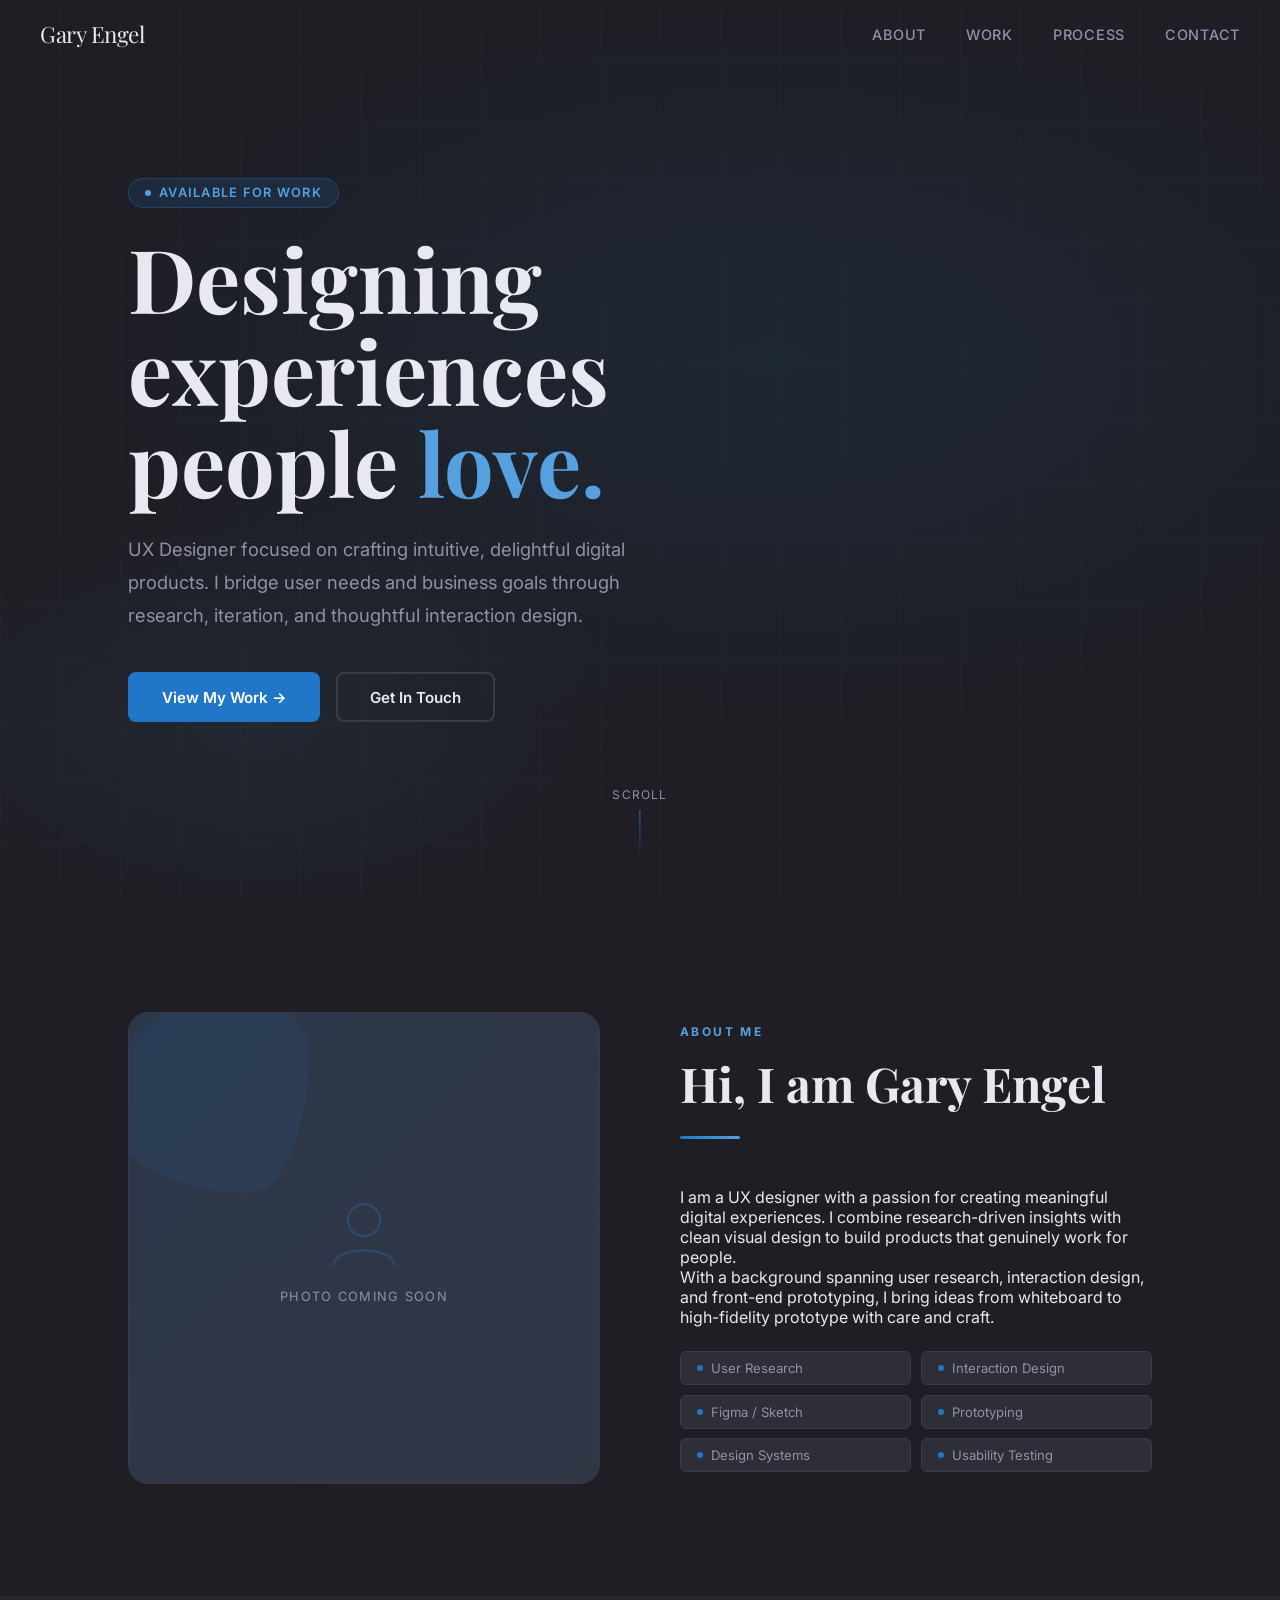
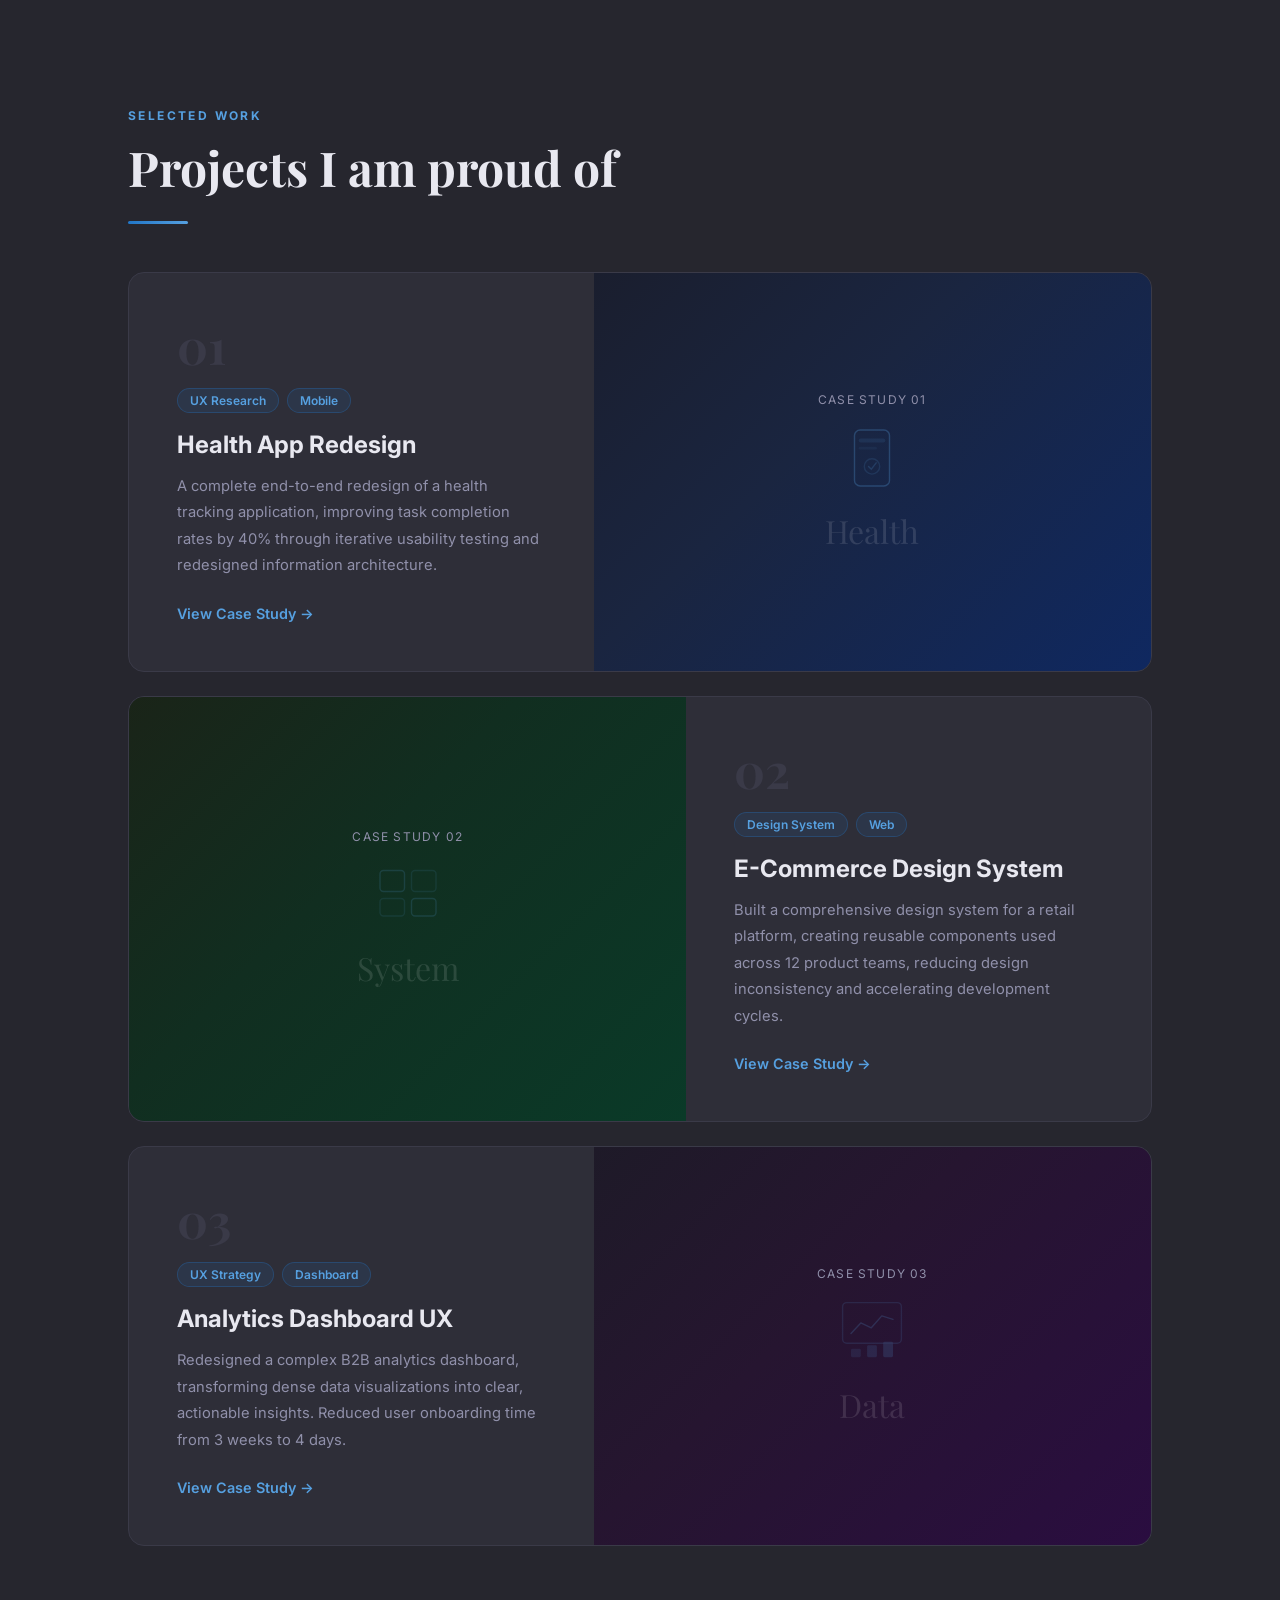
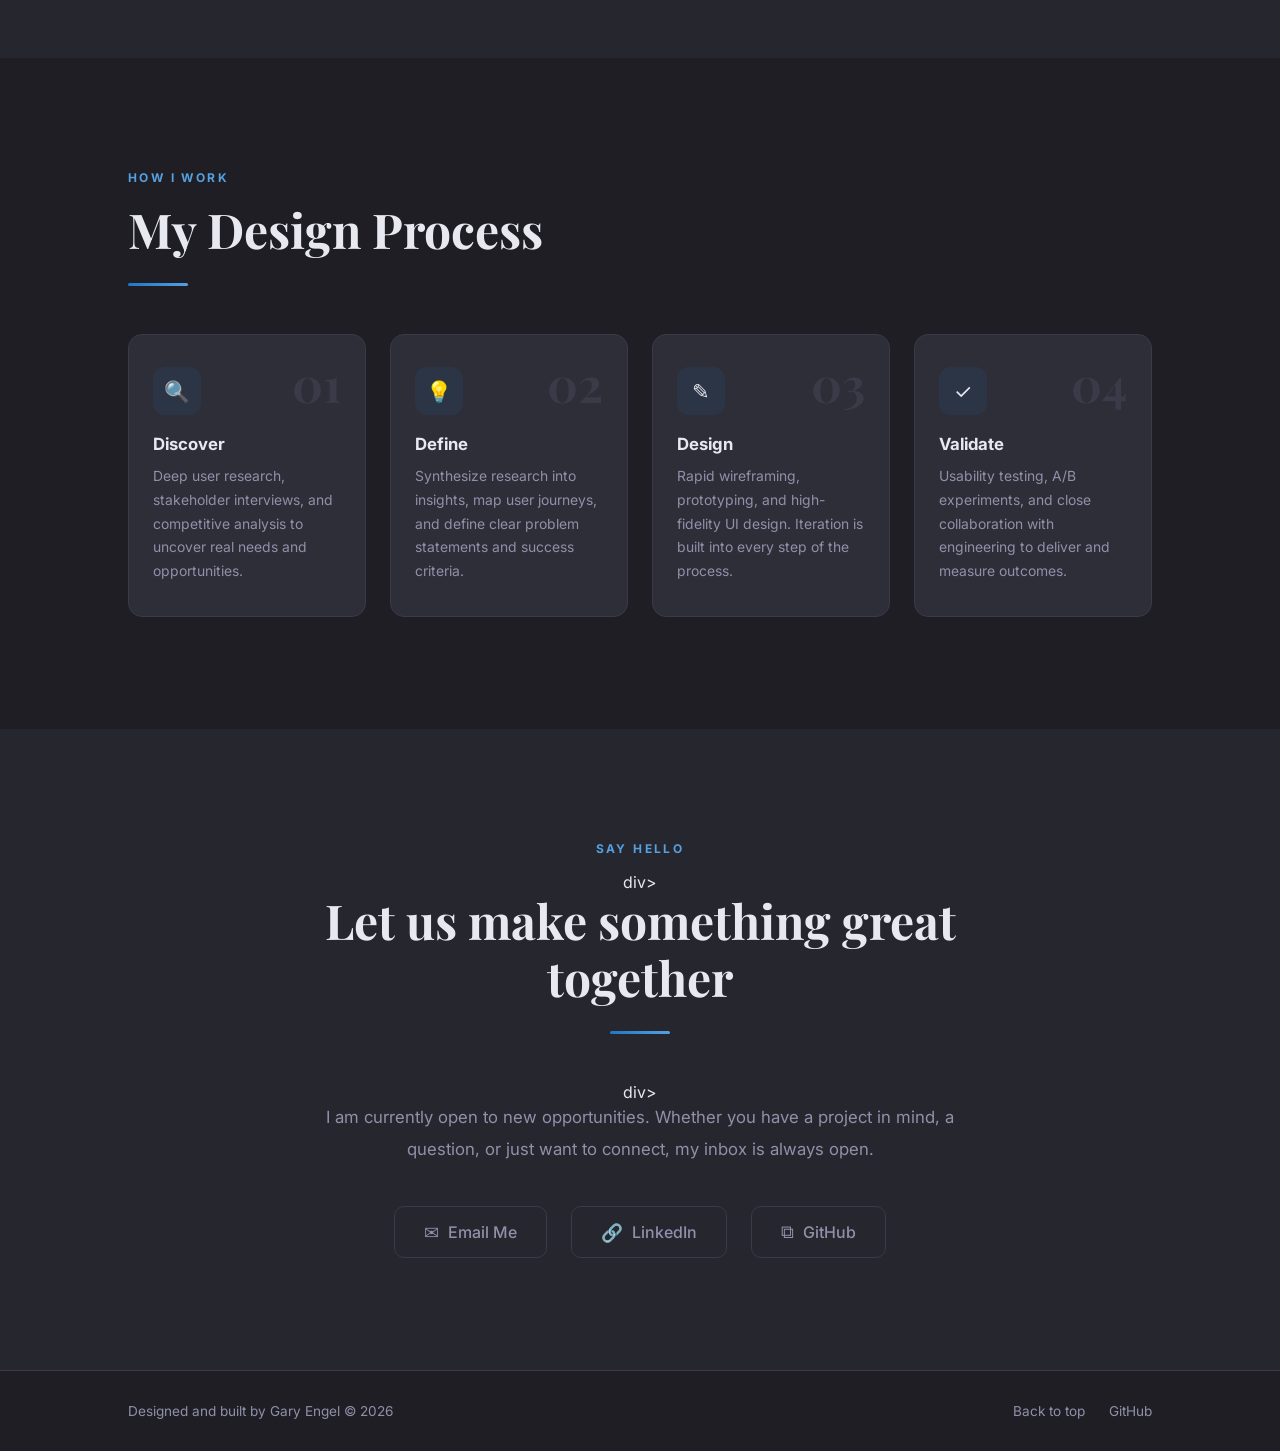
<file: .claude/index.html>
<!DOCTYPE html>
<html lang="en">
  <head>
    <meta charset="UTF-8" />
    <meta name="viewport" content="width=device-width, initial-scale=1.0" />
    <title>Gary Engel | UX Designer</title>
  <link rel="preconnect" href="https://fonts.googleapis.com" />
  <link href="https://fonts.googleapis.com/css2?family=Inter:wght@300;400;500;600;700&amp;family=Playfair+Display:wght@700&amp;display=swap" rel="stylesheet" />
  <style>
    :root {
        --bg: #1e1e24;
        --surface: #26262e;
        --card: #2e2e38;
        --accent: #2176c7;
        --accent2: #56a0e0;
        --text: #e8e8f0;
        --muted: #9090aa;
        --border: #3a3a48;
    }
    * { margin: 0; padding: 0; box-sizing: border-box; }
    html { scroll-behavior: smooth; }
    body { font-family: 'Inter', sans-serif; background: var(--bg); color: var(--text); overflow-x: hidden; }
    ::selection { background: var(--accent); color: #fff; }

    /* PROGRESS BAR */
    .progress-bar { position: fixed; top: 0; left: 0; height: 3px; background: linear-gradient(90deg, var(--accent), var(--accent2)); z-index: 200; width: 0%; transition: width 0.1s linear; }

    /* NAV */
    nav { position: fixed; top: 0; left: 0; right: 0; z-index: 100; padding: 1.2rem 2.5rem; display: flex; justify-content: space-between; align-items: center; transition: all 0.4s ease; }
    nav.scrolled { background: rgba(30,30,36,0.93); backdrop-filter: blur(20px); border-bottom: 1px solid var(--border); }
    .nav-logo { font-family: 'Playfair Display', serif; font-size: 1.4rem; color: var(--text); text-decoration: none; letter-spacing: -0.02em; }
    .nav-logo span { color: var(--accent); }
    .nav-links { display: flex; gap: 2.5rem; list-style: none; }
    .nav-links a { color: var(--muted); text-decoration: none; font-size: 0.9rem; font-weight: 500; letter-spacing: 0.05em; text-transform: uppercase; position: relative; transition: color 0.3s ease; }
    .nav-links a::after { content: ''; position: absolute; bottom: -4px; left: 0; width: 0; height: 2px; background: var(--accent); transition: width 0.3s ease; }
    .nav-links a:hover { color: var(--text); }
    .nav-links a:hover::after { width: 100%; }

    /* HERO */
    .hero { min-height: 100vh; display: flex; align-items: center; padding: 0 10%; position: relative; overflow: hidden; }
    .hero-bg { position: absolute; inset: 0; background: radial-gradient(ellipse 80% 60% at 60% 40%, rgba(33,118,199,0.1) 0%, transparent 70%), radial-gradient(ellipse 50% 40% at 20% 80%, rgba(86,160,224,0.07) 0%, transparent 60%); }
    .hero-grid { position: absolute; inset: 0; background-image: linear-gradient(var(--border) 1px, transparent 1px), linear-gradient(90deg, var(--border) 1px, transparent 1px); background-size: 60px 60px; opacity: 0.2; }
    .hero-content { position: relative; z-index: 1; max-width: 720px; }
    .hero-tag { display: inline-flex; align-items: center; gap: 0.5rem; background: rgba(33,118,199,0.15); border: 1px solid rgba(33,118,199,0.35); color: var(--accent2); padding: 0.4rem 1rem; border-radius: 50px; font-size: 0.8rem; font-weight: 600; letter-spacing: 0.1em; text-transform: uppercase; margin-bottom: 1.5rem; opacity: 0; animation: fadeUp 0.8s ease 0.2s forwards; }
    .hero-tag::before { content: ''; width: 6px; height: 6px; background: var(--accent2); border-radius: 50%; animation: pulse 2s infinite; }
    .hero h1 { font-family: 'Playfair Display', serif; font-size: clamp(3rem, 7vw, 5.5rem); line-height: 1.05; margin-bottom: 1.5rem; opacity: 0; animation: fadeUp 0.8s ease 0.4s forwards; }
    .hero h1 em { font-style: normal; color: var(--accent2); }
    .hero-sub { font-size: 1.15rem; color: var(--muted); line-height: 1.8; max-width: 540px; margin-bottom: 2.5rem; opacity: 0; animation: fadeUp 0.8s ease 0.6s forwards; }
    .hero-cta { display: flex; gap: 1rem; flex-wrap: wrap; opacity: 0; animation: fadeUp 0.8s ease 0.8s forwards; }
    .btn { padding: 0.85rem 2rem; border-radius: 8px; font-weight: 600; font-size: 0.95rem; text-decoration: none; transition: all 0.3s ease; display: inline-flex; align-items: center; gap: 0.5rem; }
    .btn-primary { background: var(--accent); color: #fff; border: 2px solid var(--accent); }
    .btn-primary:hover { background: transparent; color: var(--accent2); border-color: var(--accent2); transform: translateY(-2px); box-shadow: 0 10px 30px rgba(33,118,199,0.3); }
    .btn-ghost { background: transparent; color: var(--text); border: 2px solid var(--border); }
    .btn-ghost:hover { border-color: var(--accent); color: var(--accent2); transform: translateY(-2px); }
    .hero-scroll { position: absolute; bottom: 2.5rem; left: 50%; transform: translateX(-50%); display: flex; flex-direction: column; align-items: center; gap: 0.5rem; color: var(--muted); font-size: 0.75rem; letter-spacing: 0.1em; text-transform: uppercase; opacity: 0; animation: fadeIn 1s ease 1.2s forwards; }
    .scroll-line { width: 1px; height: 50px; background: linear-gradient(var(--accent), transparent); animation: scrollPulse 2s ease-in-out infinite; }

    /* SECTIONS */
    section { padding: 7rem 10%; }
    .section-label { font-size: 0.75rem; font-weight: 700; letter-spacing: 0.2em; text-transform: uppercase; color: var(--accent2); margin-bottom: 1rem; }
    .section-title { font-family: 'Playfair Display', serif; font-size: clamp(2rem, 4vw, 3rem); margin-bottom: 1.5rem; line-height: 1.2; }
    .section-divider { width: 60px; height: 3px; background: linear-gradient(90deg, var(--accent), var(--accent2)); border-radius: 2px; margin-bottom: 3rem; }

    /* ABOUT */
    .about-grid { display: grid; grid-template-columns: 1fr 1fr; gap: 5rem; align-items: center; }
    .about-image { position: relative; }
    .avatar-placeholder { width: 100%; aspect-ratio: 1; border-radius: 20px; background: var(--card); border: 1px solid var(--border); display: flex; flex-direction: column; align-items: center; justify-content: center; gap: 1rem; overflow: hidden; position: relative; }
    .avatar-placeholder::after { content: ''; position: absolute; inset: 0; background: linear-gradient(135deg, rgba(33,118,199,0.12), rgba(86,160,224,0.08)); pointer-events: none; }
    .avatar-blob { position: absolute; top: -20px; left: -20px; width: 200px; height: 200px; background: rgba(33,118,199,0.1); border-radius: 60% 40% 30% 70% / 60% 30% 70% 40%; animation: blob 8s infinite; }
    .avatar-icon { width: 80px; height: 80px; opacity: 0.35; }
    .avatar-label { color: var(--muted); font-size: 0.8rem; letter-spacing: 0.1em; position: relative; z-index: 1; }
    .about-text p { color: var(--muted); line-height: 1.9; margin-bottom: 1.2rem; }
    .skills-grid { display: grid; grid-template-columns: 1fr 1fr; gap: 0.6rem; margin-top: 1.5rem; }
    .skill-tag { background: var(--card); border: 1px solid var(--border); padding: 0.5rem 1rem; border-radius: 6px; font-size: 0.82rem; color: var(--muted); transition: all 0.3s ease; display: flex; align-items: center; gap: 0.5rem; }
    .skill-tag::before { content: ''; width: 6px; height: 6px; background: var(--accent); border-radius: 50%; flex-shrink: 0; }
    .skill-tag:hover { border-color: var(--accent); color: var(--text); background: rgba(33,118,199,0.08); }

    /* WORK */
    .work { background: var(--surface); }
    .projects-list { display: flex; flex-direction: column; gap: 1.5rem; margin-top: 1rem; }
    .project-item { background: var(--card); border: 1px solid var(--border); border-radius: 16px; overflow: hidden; display: grid; grid-template-columns: 1fr 1.2fr; transition: all 0.4s ease; }
    .project-item:hover { border-color: var(--accent); transform: translateY(-4px); box-shadow: 0 20px 60px rgba(0,0,0,0.4); }
    .project-item:nth-child(even) { grid-template-columns: 1.2fr 1fr; }
    .project-item:nth-child(even) .project-image { order: -1; }
    .project-info { padding: 3rem; }
    .project-num { font-family: 'Playfair Display', serif; font-size: 3rem; font-weight: 700; color: var(--border); line-height: 1; margin-bottom: 1.2rem; transition: color 0.3s ease; }
    .project-item:hover .project-num { color: var(--accent); }
    .project-tags { display: flex; gap: 0.5rem; flex-wrap: wrap; margin-bottom: 1rem; }
    .tag { background: rgba(33,118,199,0.12); border: 1px solid rgba(33,118,199,0.3); color: var(--accent2); padding: 0.25rem 0.75rem; border-radius: 50px; font-size: 0.75rem; font-weight: 600; }
    .project-info h3 { font-size: 1.5rem; font-weight: 700; margin-bottom: 0.8rem; line-height: 1.3; }
    .project-info p { color: var(--muted); line-height: 1.8; font-size: 0.92rem; margin-bottom: 1.5rem; }
    .project-link { display: inline-flex; align-items: center; gap: 0.5rem; color: var(--accent2); font-weight: 600; font-size: 0.9rem; text-decoration: none; transition: gap 0.3s ease; }
    .project-link:hover { gap: 0.9rem; }
    .project-image { position: relative; overflow: hidden; min-height: 320px; display: flex; flex-direction: column; align-items: center; justify-content: center; gap: 1rem; transition: transform 0.5s ease; }
    .project-item:hover .project-image { transform: scale(1.02); }
    .proj-img-1 { background: linear-gradient(135deg, #1a1e2e 0%, #1a2540 40%, #0f2860 100%); }
    .proj-img-2 { background: linear-gradient(135deg, #1a2418 0%, #112e20 40%, #0a3a28 100%); }
    .proj-img-3 { background: linear-gradient(135deg, #1e1a28 0%, #261530 40%, #2a0d40 100%); }
    .proj-label { font-size: 0.75rem; letter-spacing: 0.1em; text-transform: uppercase; color: var(--muted); }
    .proj-title-big { font-family: 'Playfair Display', serif; font-size: 2rem; color: rgba(255,255,255,0.12); }
    .proj-icon { width: 70px; height: 70px; opacity: 0.28; }

    /* PROCESS */
    .process-grid { display: grid; grid-template-columns: repeat(4, 1fr); gap: 1.5rem; margin-top: 1rem; }
    .process-card { background: var(--card); border: 1px solid var(--border); border-radius: 14px; padding: 2rem 1.5rem; position: relative; overflow: hidden; transition: all 0.4s ease; }
    .process-card::before { content: ''; position: absolute; top: 0; left: 0; right: 0; height: 3px; background: linear-gradient(90deg, var(--accent), var(--accent2)); transform: scaleX(0); transform-origin: left; transition: transform 0.4s ease; }
    .process-card:hover { border-color: var(--accent); transform: translateY(-6px); box-shadow: 0 20px 40px rgba(0,0,0,0.3); }
    .process-card:hover::before { transform: scaleX(1); }
    .process-icon { width: 48px; height: 48px; background: rgba(33,118,199,0.1); border-radius: 12px; display: flex; align-items: center; justify-content: center; margin-bottom: 1.2rem; transition: background 0.3s ease; font-size: 1.3rem; }
    .process-card:hover .process-icon { background: rgba(33,118,199,0.2); }
    .process-card h3 { font-size: 1.05rem; font-weight: 700; margin-bottom: 0.7rem; }
    .process-card p { color: var(--muted); font-size: 0.87rem; line-height: 1.7; }
    .process-step { position: absolute; top: 1.5rem; right: 1.5rem; font-family: 'Playfair Display', serif; font-size: 3rem; font-weight: 700; color: var(--border); line-height: 1; transition: color 0.3s ease; }
    .process-card:hover .process-step { color: rgba(33,118,199,0.12); }

    /* CONTACT */
    .contact { background: var(--surface); }
    .contact-inner { max-width: 700px; margin: 0 auto; text-align: center; }
    .contact-inner .section-divider { margin: 1.5rem auto 3rem; }
    .contact-inner p { color: var(--muted); line-height: 1.9; margin-bottom: 2.5rem; font-size: 1.05rem; }
    .contact-links { display: flex; justify-content: center; gap: 1.5rem; flex-wrap: wrap; }
    .contact-link { display: flex; align-items: center; gap: 0.6rem; color: var(--muted); text-decoration: none; padding: 0.9rem 1.8rem; border: 1px solid var(--border); border-radius: 10px; transition: all 0.3s ease; font-weight: 500; }
    .contact-link:hover { color: var(--accent2); border-color: var(--accent); background: rgba(33,118,199,0.08); transform: translateY(-3px); }
    .contact-icon { font-size: 1.1rem; }

    /* FOOTER */
    footer { padding: 2rem 10%; border-top: 1px solid var(--border); display: flex; justify-content: space-between; align-items: center; flex-wrap: wrap; gap: 1rem; }
    footer p { color: var(--muted); font-size: 0.85rem; }
    .footer-links { display: flex; gap: 1.5rem; }
    .footer-links a { color: var(--muted); text-decoration: none; font-size: 0.85rem; transition: color 0.3s ease; }
    .footer-links a:hover { color: var(--accent2); }

    /* ANIMATIONS */
    @keyframes fadeUp { from { opacity: 0; transform: translateY(30px); } to { opacity: 1; transform: translateY(0); } }
    @keyframes fadeIn { from { opacity: 0; } to { opacity: 1; } }
    @keyframes pulse { 0%, 100% { transform: scale(1); opacity: 1; } 50% { transform: scale(1.5); opacity: 0.5; } }
    @keyframes scrollPulse { 0% { opacity: 1; transform: scaleY(1); transform-origin: top; } 100% { opacity: 0; transform: scaleY(0); transform-origin: top; } }
    @keyframes blob { 0%, 100% { border-radius: 60% 40% 30% 70% / 60% 30% 70% 40%; } 50% { border-radius: 30% 60% 70% 40% / 50% 60% 30% 60%; } }

    /* SCROLL REVEAL */
    .reveal { opacity: 0; transform: translateY(40px); transition: opacity 0.7s cubic-bezier(0.16,1,0.3,1), transform 0.7s cubic-bezier(0.16,1,0.3,1); }
    .reveal.visible { opacity: 1; transform: none; }
    .reveal-left { opacity: 0; transform: translateX(-40px); transition: opacity 0.7s cubic-bezier(0.16,1,0.3,1), transform 0.7s cubic-bezier(0.16,1,0.3,1); }
    .reveal-left.visible { opacity: 1; transform: none; }
    .reveal-right { opacity: 0; transform: translateX(40px); transition: opacity 0.7s cubic-bezier(0.16,1,0.3,1), transform 0.7s cubic-bezier(0.16,1,0.3,1); }
    .reveal-right.visible { opacity: 1; transform: none; }

    @media (max-width: 900px) {
        .about-grid { grid-template-columns: 1fr; }
        .project-item, .project-item:nth-child(even) { grid-template-columns: 1fr; }
        .project-item:nth-child(even) .project-image { order: 0; }
        .project-image { min-height: 200px; }
        .process-grid { grid-template-columns: 1fr 1fr; }
        nav { padding: 1rem 1.5rem; }
        section { padding: 5rem 6%; }
        .hero { padding: 0 6%; }
    }
    </style>
  </head>
  <body>

    <div class="progress-bar" id="progressBar"></div>

    <nav id="navbar">
        <a href="#" class="nav-logo">Gary Engel</a>
      <ul class="nav-links">
          <li><a href="#about">About</a></li>
          <li><a href="#work">Work</a></li>
          <li><a href="#process">Process</a></li>
          <li><a href="#contact">Contact</a></li>
      </ul>
    </nav>

  <section class="hero" id="hero">
    <div class="hero-bg"></div>
    <div class="hero-grid"></div>
    <div class="hero-content">
        <div class="hero-tag">Available for work</div>
        <h1>Designing<br>experiences<br>people <em>love.</em></h1>
        <p class="hero-sub">UX Designer focused on crafting intuitive, delightful digital products. I bridge user needs and business goals through research, iteration, and thoughtful interaction design.</p>
        <div class="hero-cta">
              <a href="#work" class="btn btn-primary">View My Work &#8594;</a>
              <a href="#contact" class="btn btn-ghost">Get In Touch</a>
        </div>
    </div>
    <div class="hero-scroll">
        <span>Scroll</span>
        <div class="scroll-line"></div>
    </div>
  </section>

  <section id="about">
    <div class="about-grid">
        <div class="about-image reveal-left">
              <div class="avatar-placeholder">
                      <div class="avatar-blob"></div>
                      <svg class="avatar-icon" viewBox="0 0 100 100" fill="none" xmlns="http://www.w3.org/2000/svg">
                                <circle cx="50" cy="34" r="20" stroke="#2176c7" stroke-width="2.5"/>
                                <path d="M12 90 C12 66 88 66 88 90" stroke="#2176c7" stroke-width="2.5" stroke-linecap="round"/>
                      </svg>
                      <span class="avatar-label">PHOTO COMING SOON</span>
              </div>
        </div>
        <div class="reveal-right">
              <div class="section-label">About Me</div>
              <h2 class="section-title">Hi, I am Gary Engel</h2>
              <div class="section-divider"></div>
              <p class="about-text">I am a UX designer with a passion for creating meaningful digital experiences. I combine research-driven insights with clean visual design to build products that genuinely work for people.</p>
              <p class="about-text">With a background spanning user research, interaction design, and front-end prototyping, I bring ideas from whiteboard to high-fidelity prototype with care and craft.</p>
              <div class="skills-grid">
                      <div class="skill-tag">User Research</div>
                      <div class="skill-tag">Interaction Design</div>
                      <div class="skill-tag">Figma / Sketch</div>
                      <div class="skill-tag">Prototyping</div>
                      <div class="skill-tag">Design Systems</div>
                      <div class="skill-tag">Usability Testing</div>
              </div>
        </div>
    </div>
  </section>

  <section id="work" class="work">
    <div class="section-label reveal">Selected Work</div>
    <h2 class="section-title reveal">Projects I am proud of</h2>
    <div class="section-divider reveal"></div>
    <div class="projects-list">

        <div class="project-item reveal">
              <div class="project-info">
                      <div class="project-num">01</div>
                      <div class="project-tags">
                                <span class="tag">UX Research</span>
                                <span class="tag">Mobile</span>
                      </div>
                      <h3>Health App Redesign</h3>
                      <p>A complete end-to-end redesign of a health tracking application, improving task completion rates by 40% through iterative usability testing and redesigned information architecture.</p>
                      <a href="#" class="project-link">View Case Study &#8594;</a>
              </div>
              <div class="project-image proj-img-1">
                      <div class="proj-label">Case Study 01</div>
                      <svg class="proj-icon" viewBox="0 0 100 100" fill="none" xmlns="http://www.w3.org/2000/svg">
                                <rect x="25" y="10" width="50" height="80" rx="8" stroke="#56a0e0" stroke-width="2"/>
                                <rect x="31" y="22" width="38" height="6" rx="3" fill="#56a0e0" opacity="0.4"/>
                                <rect x="31" y="34" width="26" height="4" rx="2" fill="#56a0e0" opacity="0.25"/>
                                <circle cx="50" cy="62" r="11" stroke="#56a0e0" stroke-width="2" opacity="0.5"/>
                                <path d="M45 62 L49 66 L56 57" stroke="#56a0e0" stroke-width="2" stroke-linecap="round" opacity="0.7"/>
                      </svg>
                      <div class="proj-title-big">Health</div>
              </div>
        </div>

        <div class="project-item reveal">
              <div class="project-info">
                      <div class="project-num">02</div>
                      <div class="project-tags">
                                <span class="tag">Design System</span>
                                <span class="tag">Web</span>
                      </div>
                      <h3>E-Commerce Design System</h3>
                      <p>Built a comprehensive design system for a retail platform, creating reusable components used across 12 product teams, reducing design inconsistency and accelerating development cycles.</p>
                      <a href="#" class="project-link">View Case Study &#8594;</a>
              </div>
              <div class="project-image proj-img-2">
                      <div class="proj-label">Case Study 02</div>
                      <svg class="proj-icon" viewBox="0 0 100 100" fill="none" xmlns="http://www.w3.org/2000/svg">
                                <rect x="10" y="15" width="35" height="30" rx="5" stroke="#56a0e0" stroke-width="2" opacity="0.6"/>
                                <rect x="55" y="15" width="35" height="30" rx="5" stroke="#56a0e0" stroke-width="2" opacity="0.4"/>
                                <rect x="10" y="55" width="35" height="25" rx="5" stroke="#56a0e0" stroke-width="2" opacity="0.4"/>
                                <rect x="55" y="55" width="35" height="25" rx="5" stroke="#56a0e0" stroke-width="2" opacity="0.6"/>
                      </svg>
                      <div class="proj-title-big">System</div>
              </div>
        </div>

        <div class="project-item reveal">
              <div class="project-info">
                      <div class="project-num">03</div>
                      <div class="project-tags">
                                <span class="tag">UX Strategy</span>
                                <span class="tag">Dashboard</span>
                      </div>
                      <h3>Analytics Dashboard UX</h3>
                      <p>Redesigned a complex B2B analytics dashboard, transforming dense data visualizations into clear, actionable insights. Reduced user onboarding time from 3 weeks to 4 days.</p>
                      <a href="#" class="project-link">View Case Study &#8594;</a>
              </div>
              <div class="project-image proj-img-3">
                      <div class="proj-label">Case Study 03</div>
                      <svg class="proj-icon" viewBox="0 0 100 100" fill="none" xmlns="http://www.w3.org/2000/svg">
                                <rect x="8" y="8" width="84" height="58" rx="6" stroke="#56a0e0" stroke-width="2" opacity="0.5"/>
                                <polyline points="20,52 34,37 49,44 64,27 80,32" stroke="#56a0e0" stroke-width="2" stroke-linecap="round" stroke-linejoin="round" fill="none" opacity="0.7"/>
                                <rect x="20" y="74" width="14" height="12" rx="2" fill="#56a0e0" opacity="0.4"/>
                                <rect x="43" y="69" width="14" height="17" rx="2" fill="#56a0e0" opacity="0.5"/>
                                <rect x="66" y="64" width="14" height="22" rx="2" fill="#56a0e0" opacity="0.6"/>
                      </svg>
                      <div class="proj-title-big">Data</div>
              </div>
        </div>

    </div>
  </section>

  <section id="process">
    <div class="section-label reveal">How I Work</div>
    <h2 class="section-title reveal">My Design Process</h2>
    <div class="section-divider reveal"></div>
    <div class="process-grid">
        <div class="process-card reveal">
              <div class="process-step">01</div>
              <div class="process-icon">&#128269;</div>
              <h3>Discover</h3>
              <p>Deep user research, stakeholder interviews, and competitive analysis to uncover real needs and opportunities.</p>
        </div>
        <div class="process-card reveal">
              <div class="process-step">02</div>
              <div class="process-icon">&#128161;</div>
              <h3>Define</h3>
              <p>Synthesize research into insights, map user journeys, and define clear problem statements and success criteria.</p>
        </div>
        <div class="process-card reveal">
              <div class="process-step">03</div>
              <div class="process-icon">&#9998;</div>
              <h3>Design</h3>
              <p>Rapid wireframing, prototyping, and high-fidelity UI design. Iteration is built into every step of the process.</p>
        </div>
        <div class="process-card reveal">
              <div class="process-step">04</div>
              <div class="process-icon">&#10003;</div>
              <h3>Validate</h3>
              <p>Usability testing, A/B experiments, and close collaboration with engineering to deliver and measure outcomes.</p>
        </div>
    </div>
  </section>

  <section id="contact" class="contact">
    <div class="contact-inner">
        <div class="section-label reveal">Say Hello</div>div>
        <h2 class="section-title reveal">Let us make something great together</h2>
        <div class="section-divider reveal"></div>div>
        <p class="reveal">I am currently open to new opportunities. Whether you have a project in mind, a question, or just want to connect, my inbox is always open.</p>
        <div class="contact-links reveal">
              <a href="mailto:gary@example.com" class="contact-link">
                      <span class="contact-icon">&#9993;</span> Email Me
              </a>
              <a href="https://linkedin.com" class="contact-link" target="_blank">
                      <span class="contact-icon">&#128279;</span> LinkedIn
              </a>
              <a href="https://github.com/garyengel" class="contact-link" target="_blank">
                      <span class="contact-icon">&#10697;</span> GitHub
              </a>
        </div>
    </div>
  </section>

  <footer>
      <p>Designed and built by Gary Engel &copy; 2026</p>
      <div class="footer-links">
            <a href="#hero">Back to top</a>
            <a href="https://github.com/garyengel" target="_blank">GitHub</a>
      </div>
  </footer>

    <script>
      // Scroll progress bar
      var bar = document.getElementById('progressBar');
      window.addEventListener('scroll', function() {
          var pct = (window.scrollY / (document.body.scrollHeight - window.innerHeight)) * 100;
          bar.style.width = pct + '%';
          document.getElementById('navbar').classList.toggle('scrolled', window.scrollY > 60);
      });

      // Scroll reveal using IntersectionObserver
      var observer = new IntersectionObserver(function(entries) {
          entries.forEach(function(e) {
                if (e.isIntersecting) {
                        e.target.classList.add('visible');
                        observer.unobserve(e.target);
                }
          });
      }, { threshold: 0.12 });

      document.querySelectorAll('.reveal, .reveal-left, .reveal-right').forEach(function(el) {
          observer.observe(el);
      });

      // Stagger delays
      document.querySelectorAll('.process-grid .process-card').forEach(function(c, i) {
          c.style.transitionDelay = (i * 0.1) + 's';
      });
      document.querySelectorAll('.skills-grid .skill-tag').forEach(function(c, i) {
          c.style.transitionDelay = (i * 0.07) + 's';
      });
    </script>

  </body>
</html>
    </script>
  </footer></p></p></em></h1></li></li></span>
  </body>
  </style></title>
  </head>
</file>
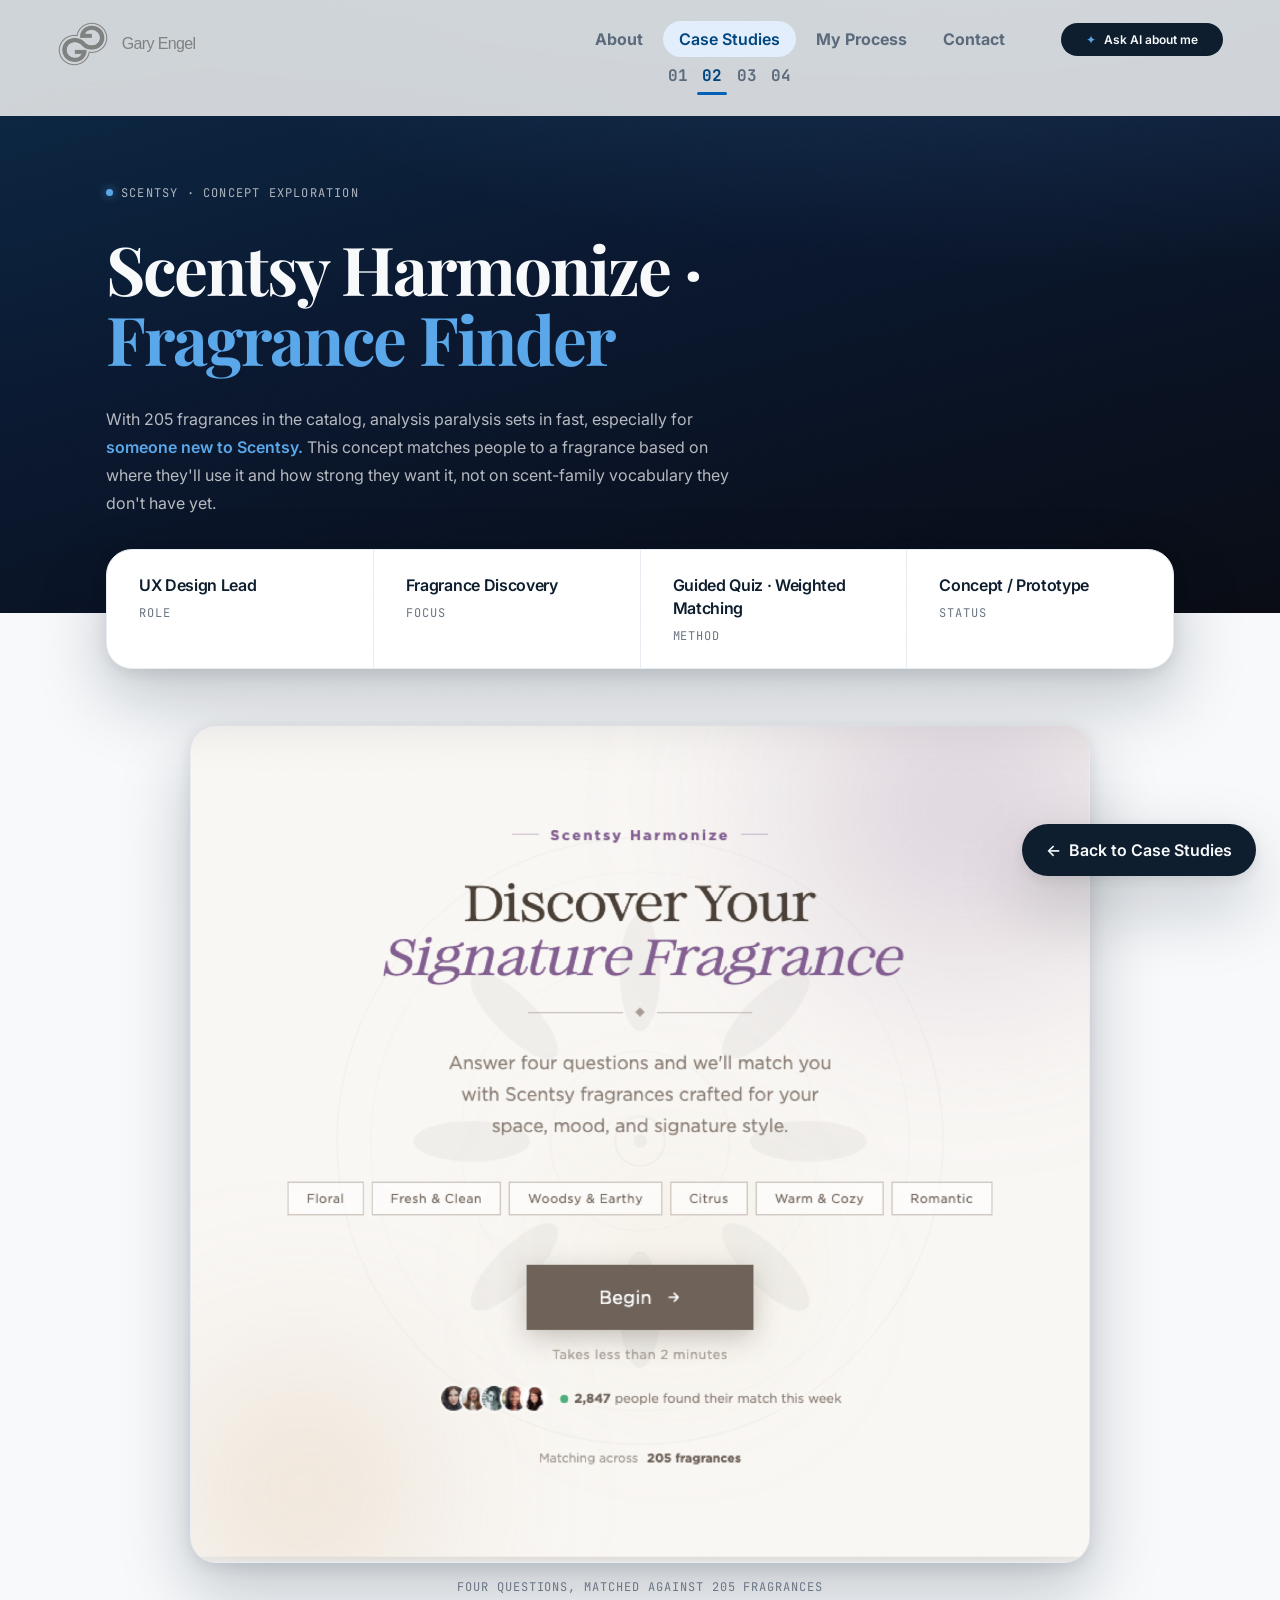
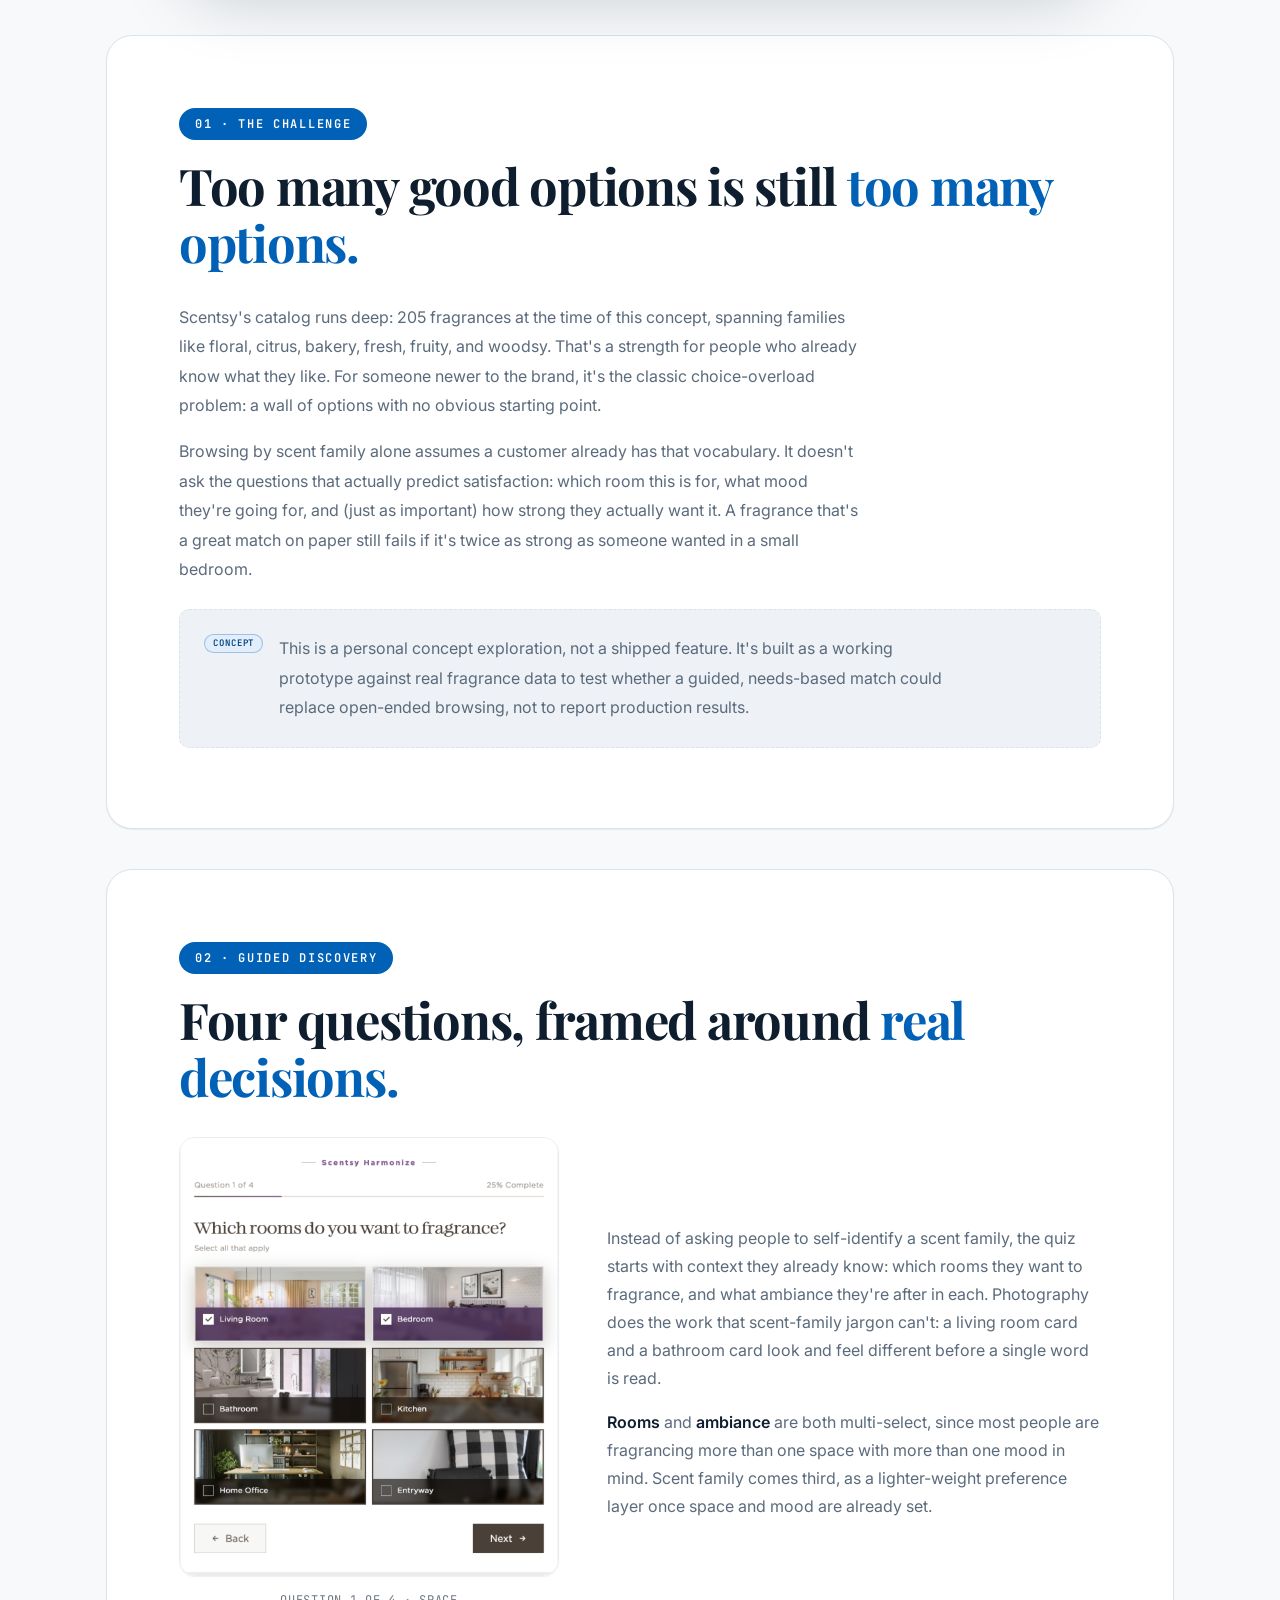
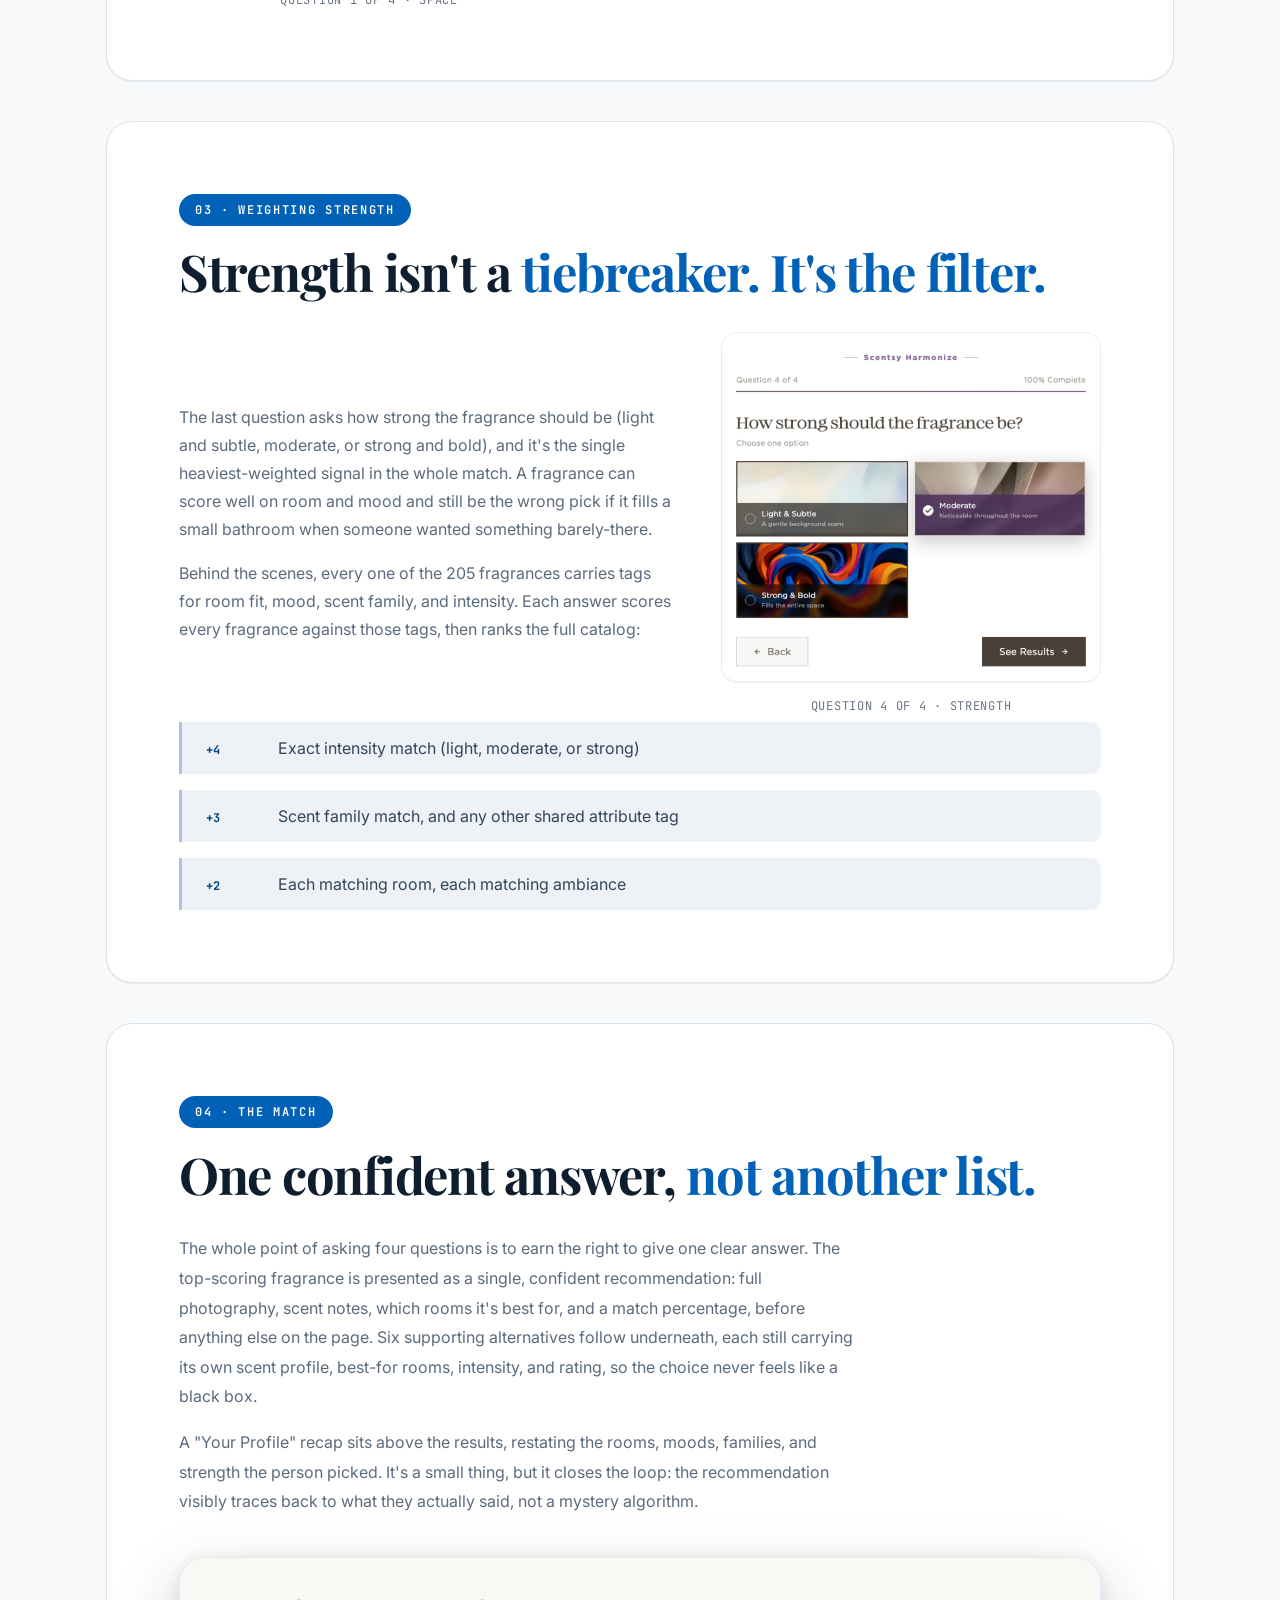
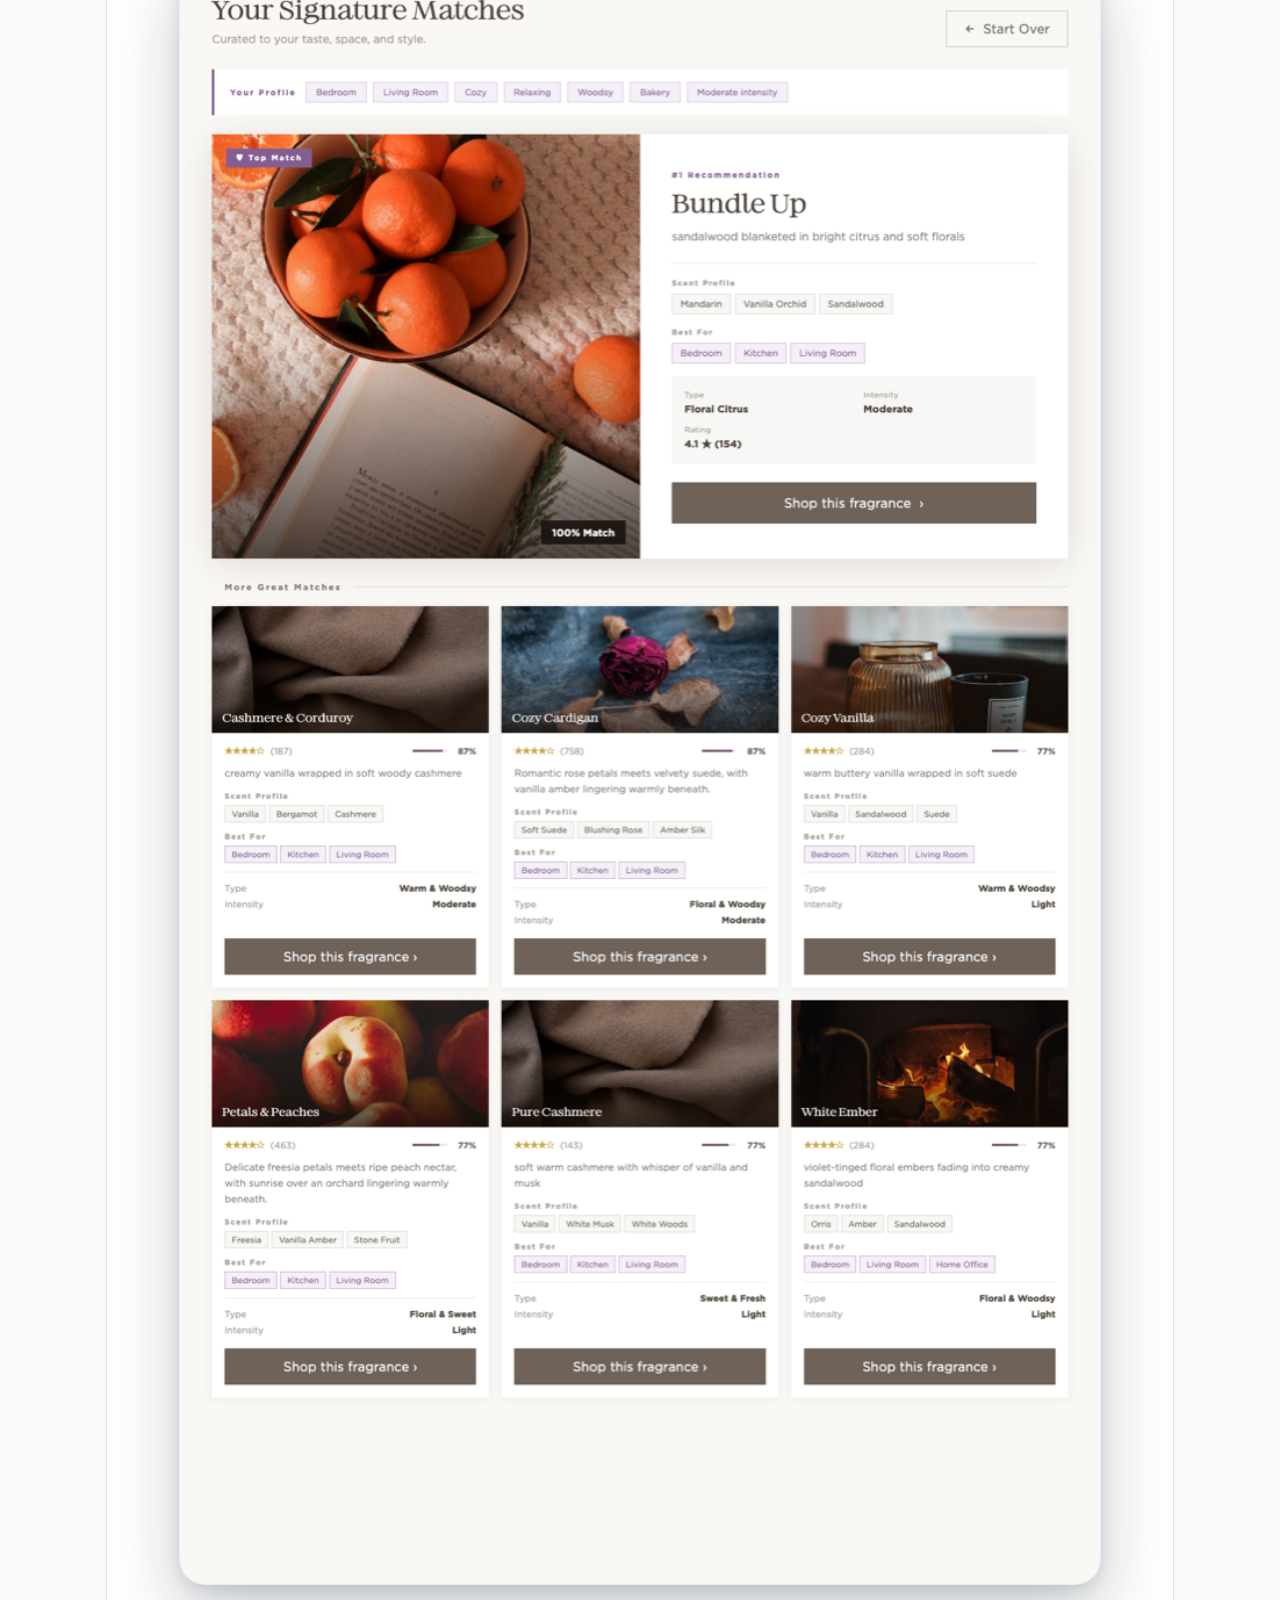
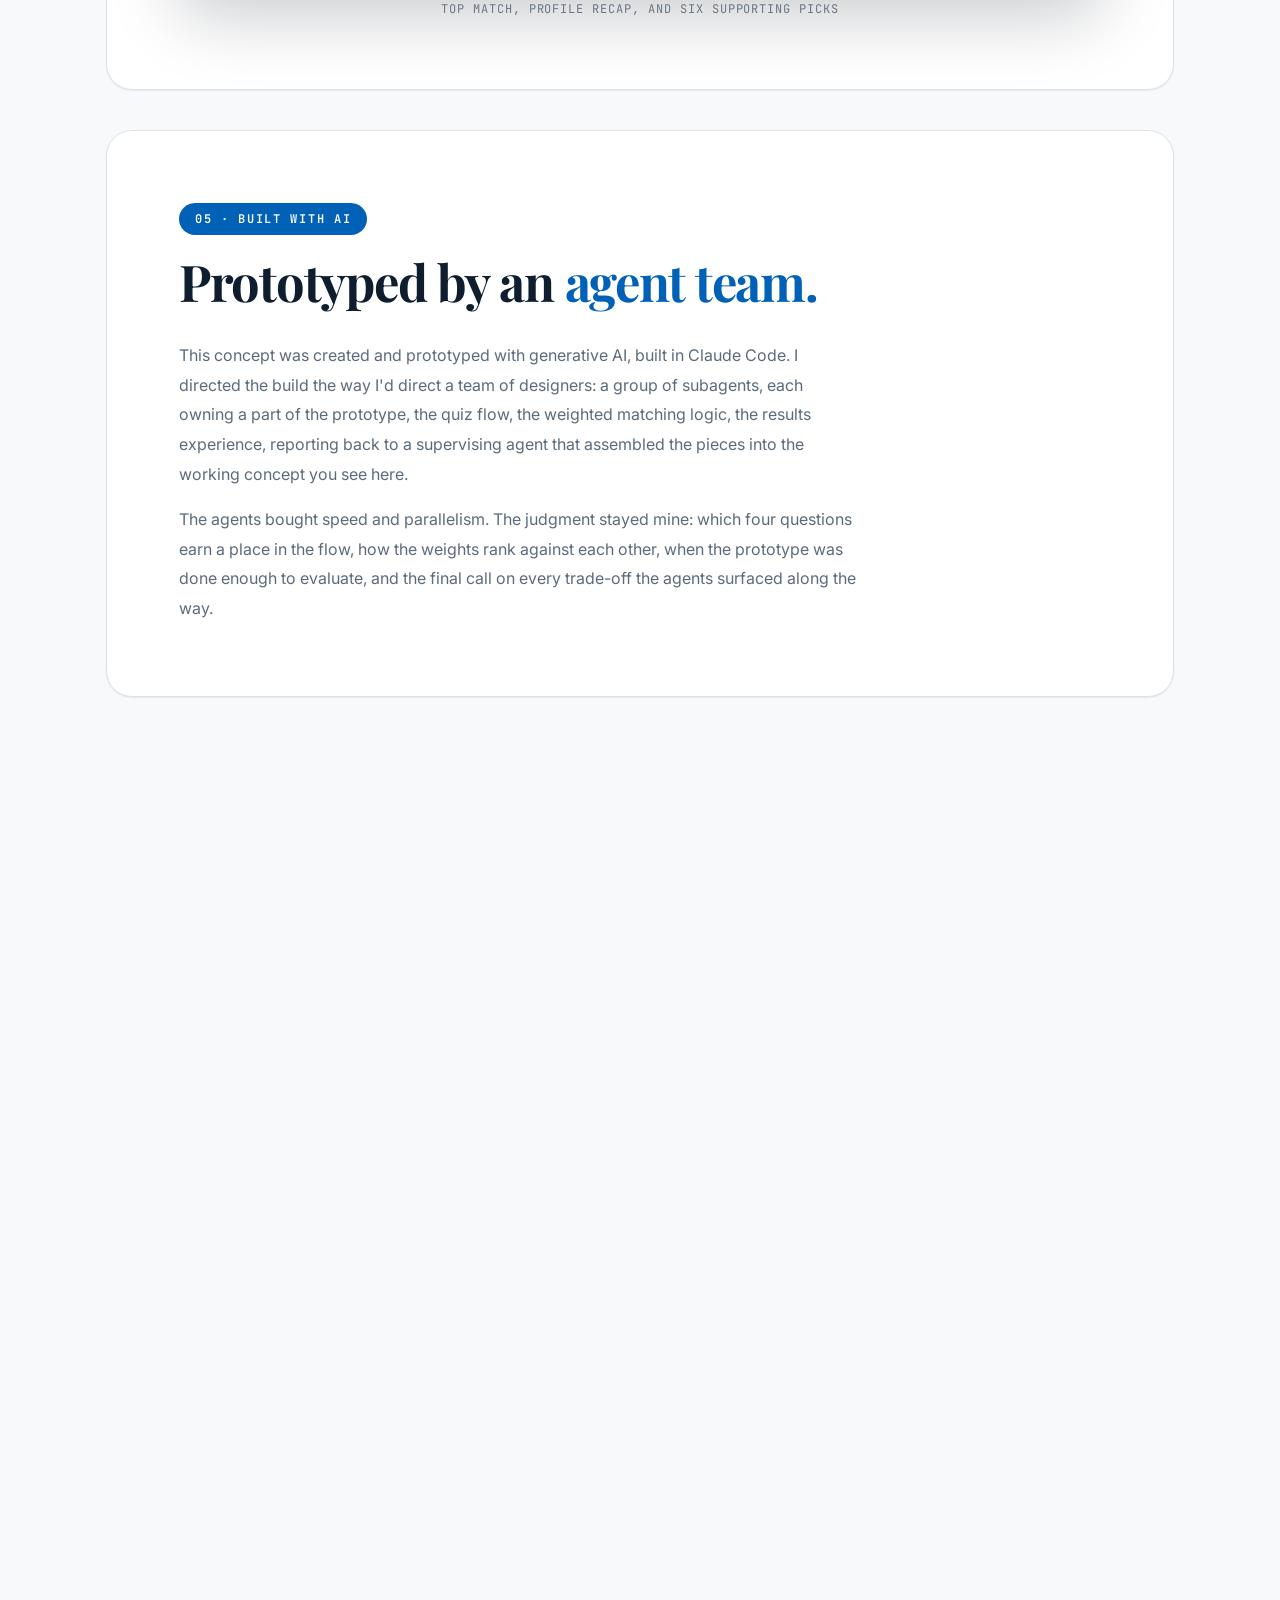
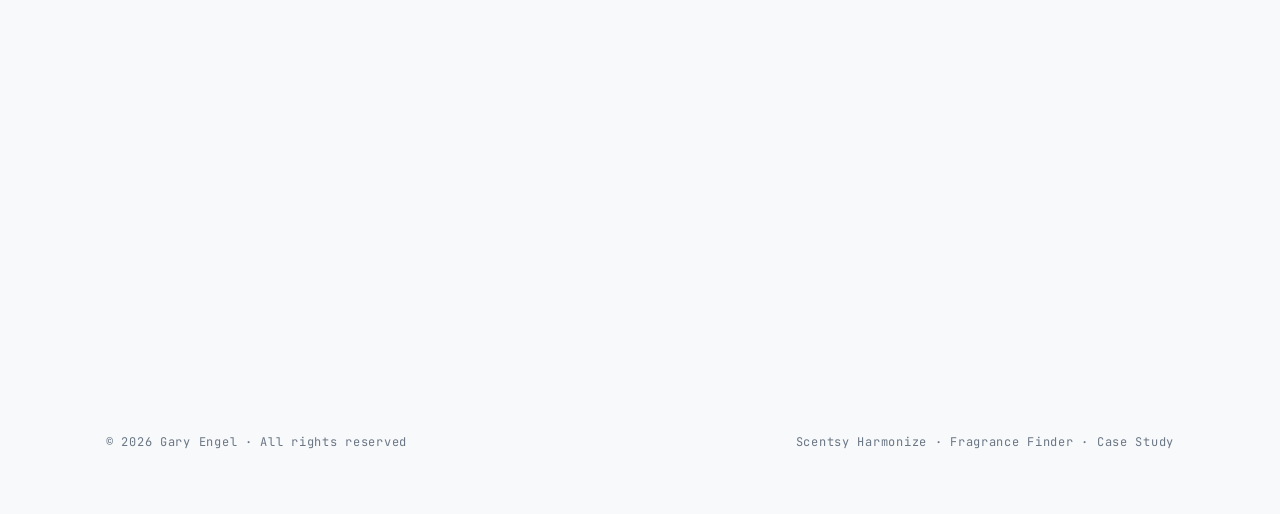
<file: case-studies/scent-finder.html>
<!doctype html>
<html lang="en">
    <head>
        <!-- Google tag (gtag.js) -->
        <script async src="https://www.googletagmanager.com/gtag/js?id=G-JDK2LYS525"></script>
        <script>
            window.dataLayer = window.dataLayer || [];
            function gtag() {
                dataLayer.push(arguments);
            }
            gtag('js', new Date());
            gtag('config', 'G-JDK2LYS525');
        </script>
        <meta charset="UTF-8" />
        <meta name="viewport" content="width=device-width, initial-scale=1.0" />
        <meta name="color-scheme" content="light" />
        <title>Scentsy Harmonize · Fragrance Finder · Case Study · Gary Engel</title>
        <meta
            name="description"
            content="A guided discovery concept that matches Scentsy customers to a fragrance across 205 options, based on their space and strength preferences."
        />
        <link
            rel="icon"
            href="data:image/svg+xml,%3Csvg xmlns='http://www.w3.org/2000/svg' viewBox='0 0 64 64'%3E%3Crect width='64' height='64' rx='16' fill='%230f1e2e'/%3E%3Ctext x='32' y='43' font-family='Georgia,serif' font-size='30' fill='%235aa8ea' text-anchor='middle'%3EG%3C/text%3E%3C/svg%3E"
        />
        <link rel="preconnect" href="https://fonts.googleapis.com" />
        <link
            rel="preconnect"
            href="https://fonts.gstatic.com"
            crossorigin=""
        />
        <link
            href="https://fonts.googleapis.com/css2?family=Inter:wght@400;500;600;700;800&family=JetBrains+Mono:wght@400;500;600;700&family=Playfair+Display:wght@700&display=swap"
            rel="stylesheet"
        />
        <link rel="stylesheet" href="../assets/css/base.css" />
        <link rel="stylesheet" href="../assets/css/case-study.css" />
        <style>
            .hero-lede {
                margin-top: 2rem;
                font-size: 1rem;
                line-height: 1.75;
                color: rgba(250, 250, 249, 0.72);
                max-width: 640px;
            }
            .hero-lede .hl {
                color: var(--teal-bright);
                font-weight: 600;
            }

            /* Hero figure — floats free, not boxed in a panel */
            .cs-figure {
                max-width: 900px;
                width: 100%;
            }
            .cs-figure img {
                width: 100%;
                border-radius: var(--radius-lg);
                box-shadow: var(--shadow-float);
                border: 1px solid var(--border-soft);
                background: var(--panel);
            }
            .cs-caption {
                margin-top: 1rem;
                text-align: center;
                font-family: "JetBrains Mono", monospace;
                font-size: 0.75rem;
                letter-spacing: 0.08em;
                text-transform: uppercase;
                color: var(--faint);
            }

            /* ─────────────────────────────────────────────

            /* Split — image alongside prose within a panel */
            .cs-split-inner {
                display: grid;
                grid-template-columns: 380px 1fr;
                gap: 3rem;
                align-items: center;
            }
            .cs-split-inner.reverse {
                grid-template-columns: 1fr 380px;
            }
            .cs-split-media img {
                width: 100%;
                border-radius: var(--radius-md);
                box-shadow: var(--shadow-card);
                border: 1px solid var(--border-soft);
            }
            .cs-split-media figcaption {
                margin-top: 1rem;
                font-family: "JetBrains Mono", monospace;
                font-size: 0.75rem;
                letter-spacing: 0.06em;
                text-transform: uppercase;
                color: var(--faint);
                text-align: center;
            }
            /* Weighting list — how the match score is built */
            .cs-weights {
                margin-top: 0.5rem;
                display: grid;
                gap: 1rem;
            }
            .cs-weight {
                display: flex;
                align-items: baseline;
                gap: 1rem;
                padding: 1rem 1.5rem;
                border-left: 3px solid var(--teal-border);
                background: var(--bg-alt);
                border-radius: 0 var(--radius-sm) var(--radius-sm) 0;
            }
            .cs-weight-pts {
                font-family: "JetBrains Mono", monospace;
                font-size: 0.75rem;
                font-weight: 700;
                color: var(--teal-deep);
                flex-shrink: 0;
                width: 3.5rem;
            }
            .cs-weight-label {
                font-size: 1rem;
                color: var(--ink-soft);
            }

            /* ─────────────────────────────────────────────
               RESPONSIVE
            ───────────────────────────────────────────── */
            @media (max-width: 1000px) {
                .cs-split-inner,
                .cs-split-inner.reverse {
                    grid-template-columns: 1fr;
                    gap: 2rem;
                }
                .cs-split-media {
                    max-width: 420px;
                    margin: 0 auto;
                }
            }
            @media (max-width: 540px) {
                .cs-footnav {
                    grid-template-columns: 1fr;
                }
                .cs-footnav-link.next {
                    align-items: flex-start;
                    text-align: left;
                }
            }
        </style>
        
    <link rel="canonical" href="https://garyengeldesign.com/case-studies/scent-finder.html" />
        <meta property="og:type" content="website" />
        <meta property="og:site_name" content="Gary Engel" />
        <meta property="og:title" content="Scentsy Harmonize · Fragrance Finder · Case Study · Gary Engel" />
        <meta property="og:description" content="A guided discovery concept that matches Scentsy customers to a fragrance across 205 options, based on scent preferences." />
        <meta property="og:url" content="https://garyengeldesign.com/case-studies/scent-finder.html" />
        <meta property="og:image" content="https://garyengeldesign.com/assets/img/ge-logo.png" />
        <meta name="twitter:card" content="summary" />
        <meta name="twitter:title" content="Scentsy Harmonize · Fragrance Finder · Case Study · Gary Engel" />
        <meta name="twitter:description" content="A guided discovery concept that matches Scentsy customers to a fragrance across 205 options, based on scent preferences." />
        <meta name="twitter:image" content="https://garyengeldesign.com/assets/img/ge-logo.png" />
        <script type="application/ld+json">
{
    "@context": "https://schema.org",
    "@type": "Person",
    "@id": "https://garyengeldesign.com/#person",
    "name": "Gary Engel",
    "url": "https://garyengeldesign.com/",
    "jobTitle": "Senior Product Design Leader",
    "description": "Gary Engel is a Senior Product Design Leader in Meridian, Idaho, with 25 years of user experience design experience. He is Digital Experience Manager at Scentsy, Inc., leading UX and design systems for e-commerce, mobile apps, and consultant tools.",
    "worksFor": {
        "@type": "Organization",
        "name": "Scentsy, Inc.",
        "url": "https://www.scentsy.com"
    },
    "address": {
        "@type": "PostalAddress",
        "addressLocality": "Meridian",
        "addressRegion": "ID",
        "addressCountry": "US"
    },
    "alumniOf": {
        "@type": "CollegeOrUniversity",
        "name": "University of Idaho"
    },
    "sameAs": [
        "https://www.linkedin.com/in/garyengel",
        "https://github.com/garyengel"
    ],
    "knowsAbout": [
        "User Experience Design",
        "Product Design",
        "Design Systems",
        "E-commerce",
        "User Research",
        "A/B Testing",
        "Accessibility"
    ]
}
        </script>
    </head>
    <body>
        <!-- ═══════════════════════════════════════════
             NAV
        ═══════════════════════════════════════════ -->
        <header class="nav" id="nav">
            <div class="nav-progress" id="navProgress"></div>
            <a href="../index.html#home" class="nav-logo" aria-label="Gary Engel, home"><img src="../assets/img/ge-monogram.png" alt="" style="display:block;width:52px;height:auto;" /><span style="font-family:'Century Gothic',CenturyGothic,Futura,'Apple Gothic',sans-serif;font-size:1rem;font-weight:400;color:#808281;letter-spacing:-0.04em;line-height:1;margin-left:0.8rem;white-space:nowrap;">Gary Engel</span></a>
            <nav class="nav-right">
                <div class="nav-links-wrap">
                    <span class="nav-pill" id="navPill" aria-hidden="true"></span>
                    <ul class="nav-links" id="navLinks">
                        <li><a href="../index.html#about">About</a></li>
                        <li><a href="../index.html#work" class="active">Case Studies</a></li>
                        <li><a href="../index.html#process">My Process</a></li>
                        <li><a href="../index.html#contact">Contact</a></li>
                    </ul>
                </div>
                <button type="button" id="askAiBtn" class="btn btn-dark nav-cta" aria-haspopup="true" aria-expanded="false">
                    <span class="ask-ai-sparkle" aria-hidden="true">✦</span> Ask AI about me
                </button>
            </nav>
        </header>

        <div class="ask-ai-menu" id="askAiMenu" role="menu" aria-hidden="true">
            <span class="ask-ai-menu-label mono">Ask about me in</span>
            <a href="#" data-engine="chatgpt" target="_blank" rel="noopener" class="ask-ai-item" role="menuitem">ChatGPT</a>
            <a href="#" data-engine="claude" target="_blank" rel="noopener" class="ask-ai-item" role="menuitem">Claude</a>
            <a href="#" data-engine="perplexity" target="_blank" rel="noopener" class="ask-ai-item" role="menuitem">Perplexity</a>
        </div>

        <!-- ═══════════════════════════════════════════
             HERO
        ═══════════════════════════════════════════ -->
        <section class="hero" id="home">
            <div class="shell">
                <span class="hero-avail"><span class="avail-dot"></span> Scentsy · Concept Exploration</span>
                <h1 class="hero-name">Scentsy Harmonize · <span class="accent">Fragrance Finder</span></h1>
                <p class="hero-lede">
                    With 205 fragrances in the catalog, analysis paralysis sets in fast, especially for
                    <span class="hl">someone new to Scentsy.</span> This concept matches people to a fragrance based
                    on where they'll use it and how strong they want it, not on scent-family vocabulary they don't
                    have yet.
                </p>
            </div>
        </section>

        <div class="stat-float reveal">
            <div class="stat-float-inner">
                <div class="stat-cell text">
                    <span class="stat-num">UX Design Lead</span>
                    <span class="stat-label mono">Role</span>
                </div>
                <div class="stat-cell text">
                    <span class="stat-num">Fragrance Discovery</span>
                    <span class="stat-label mono">Focus</span>
                </div>
                <div class="stat-cell text">
                    <span class="stat-num">Guided Quiz · Weighted Matching</span>
                    <span class="stat-label mono">Method</span>
                </div>
                <div class="stat-cell text">
                    <span class="stat-num">Concept / Prototype</span>
                    <span class="stat-label mono">Status</span>
                </div>
            </div>
        </div>

        <div class="cs-hero-figure-wrap">
            <figure class="cs-figure reveal">
                <img
                    src="assets/scent-finder/welcome.png"
                    alt="Scentsy Harmonize welcome screen: Discover Your Signature Fragrance"
                />
                <figcaption class="cs-caption">Four questions, matched against 205 fragrances</figcaption>
            </figure>
        </div>

        <!-- ═══════════════════════════════════════════
             01 · THE CHALLENGE
        ═══════════════════════════════════════════ -->
        <div class="panel-wrap">
            <section class="panel reveal">
                <span class="eyebrow">01 · The Challenge</span>
                <h2 class="heading-lg" style="margin-top: 1.1rem">
                    Too many good options is still <span class="hl">too many options.</span>
                </h2>
                <div class="cs-body">
                    <p>
                        Scentsy's catalog runs deep: 205 fragrances at the time of this concept, spanning families
                        like floral, citrus, bakery, fresh, fruity, and woodsy. That's a strength for people who
                        already know what they like. For someone newer to the brand, it's the classic choice-overload
                        problem: a wall of options with no obvious starting point.
                    </p>
                    <p>
                        Browsing by scent family alone assumes a customer already has that vocabulary. It doesn't ask
                        the questions that actually predict satisfaction: which room this is for, what mood they're
                        going for, and (just as important) how strong they actually want it. A fragrance that's a
                        great match on paper still fails if it's twice as strong as someone wanted in a small
                        bedroom.
                    </p>
                    <div class="cs-callout">
                        <span class="cs-callout-icon">Concept</span>
                        <p class="cs-callout-body">
                            This is a personal concept exploration, not a shipped feature. It's built as a working
                            prototype against real fragrance data to test whether a guided, needs-based match could
                            replace open-ended browsing, not to report production results.
                        </p>
                    </div>
                </div>
            </section>
        </div>

        <!-- ═══════════════════════════════════════════
             02 · GUIDED DISCOVERY
        ═══════════════════════════════════════════ -->
        <div class="panel-wrap">
            <section class="panel reveal">
                <span class="eyebrow">02 · Guided Discovery</span>
                <h2 class="heading-lg" style="margin-top: 1.1rem; margin-bottom: 2rem">
                    Four questions, framed around <span class="hl">real decisions.</span>
                </h2>
                <div class="cs-split-inner">
                    <figure class="cs-split-media">
                        <img
                            src="assets/scent-finder/quiz-rooms.png"
                            alt="Scentsy Harmonize quiz: which rooms do you want to fragrance?"
                                                loading="lazy"
                        />
                        <figcaption>Question 1 of 4 · Space</figcaption>
                    </figure>
                    <div class="cs-split-body">
                        <p>
                            Instead of asking people to self-identify a scent family, the quiz starts with context
                            they already know: which rooms they want to fragrance, and what ambiance they're after in
                            each. Photography does the work that scent-family jargon can't: a living room card and a
                            bathroom card look and feel different before a single word is read.
                        </p>
                        <p>
                            <strong>Rooms</strong> and <strong>ambiance</strong> are both multi-select, since most
                            people are fragrancing more than one space with more than one mood in mind. Scent family
                            comes third, as a lighter-weight preference layer once space and mood are already set.
                        </p>
                    </div>
                </div>
            </section>
        </div>

        <!-- ═══════════════════════════════════════════
             03 · WEIGHTING STRENGTH
        ═══════════════════════════════════════════ -->
        <div class="panel-wrap">
            <section class="panel reveal">
                <span class="eyebrow">03 · Weighting Strength</span>
                <h2 class="heading-lg" style="margin-top: 1.1rem; margin-bottom: 2rem">
                    Strength isn't a <span class="hl">tiebreaker. It's the filter.</span>
                </h2>
                <div class="cs-split-inner reverse">
                    <div class="cs-split-body">
                        <p>
                            The last question asks how strong the fragrance should be (light and subtle, moderate,
                            or strong and bold), and it's the single heaviest-weighted signal in the whole match. A
                            fragrance can score well on room and mood and still be the wrong pick if it fills a small
                            bathroom when someone wanted something barely-there.
                        </p>
                        <p>
                            Behind the scenes, every one of the 205 fragrances carries tags for room fit, mood, scent
                            family, and intensity. Each answer scores every fragrance against those tags, then ranks
                            the full catalog:
                        </p>
                    </div>
                    <figure class="cs-split-media">
                        <img
                            src="assets/scent-finder/quiz-intensity.png"
                            alt="Scentsy Harmonize quiz: how strong should the fragrance be?"
                                                loading="lazy"
                        />
                        <figcaption>Question 4 of 4 · Strength</figcaption>
                    </figure>
                </div>
                <div class="cs-weights cs-body">
                    <div class="cs-weight">
                        <span class="cs-weight-pts mono">+4</span>
                        <span class="cs-weight-label">Exact intensity match (light, moderate, or strong)</span>
                    </div>
                    <div class="cs-weight">
                        <span class="cs-weight-pts mono">+3</span>
                        <span class="cs-weight-label">Scent family match, and any other shared attribute tag</span>
                    </div>
                    <div class="cs-weight">
                        <span class="cs-weight-pts mono">+2</span>
                        <span class="cs-weight-label">Each matching room, each matching ambiance</span>
                    </div>
                </div>
            </section>
        </div>

        <!-- ═══════════════════════════════════════════
             04 · THE MATCH
        ═══════════════════════════════════════════ -->
        <div class="panel-wrap">
            <section class="panel reveal">
                <span class="eyebrow">04 · The Match</span>
                <h2 class="heading-lg" style="margin-top: 1.1rem">
                    One confident answer, <span class="hl">not another list.</span>
                </h2>
                <div class="cs-body">
                    <p>
                        The whole point of asking four questions is to earn the right to give one clear answer. The
                        top-scoring fragrance is presented as a single, confident recommendation: full photography,
                        scent notes, which rooms it's best for, and a match percentage, before anything else on the
                        page. Six supporting alternatives follow underneath, each still carrying its own scent
                        profile, best-for rooms, intensity, and rating, so the choice never feels like a black box.
                    </p>
                    <p>
                        A "Your Profile" recap sits above the results, restating the rooms, moods, families, and
                        strength the person picked. It's a small thing, but it closes the loop: the recommendation
                        visibly traces back to what they actually said, not a mystery algorithm.
                    </p>
                </div>
                <div class="cs-hero-figure-wrap" style="margin-top: 2.5rem; padding: 0;">
                    <figure class="cs-figure reveal" style="max-width: 100%;">
                        <img
                            src="assets/scent-finder/results.png"
                            alt="Scentsy Harmonize results: top match plus six supporting recommendations" loading="lazy"
                        />
                        <figcaption class="cs-caption">Top match, profile recap, and six supporting picks</figcaption>
                    </figure>
                </div>
            </section>
        </div>

        <!-- ═══════════════════════════════════════════
             05 · BUILT WITH AI
        ═══════════════════════════════════════════ -->
        <div class="panel-wrap">
            <section class="panel reveal">
                <span class="eyebrow">05 · Built with AI</span>
                <h2 class="heading-lg" style="margin-top: 1.1rem">
                    Prototyped by an <span class="hl">agent team.</span>
                </h2>
                <div class="cs-body">
                    <p>
                        This concept was created and prototyped with generative AI,
                        built in Claude Code. I directed the build the way I'd direct
                        a team of designers: a group of subagents, each owning a part
                        of the prototype, the quiz flow, the weighted matching logic,
                        the results experience, reporting back to a supervising agent
                        that assembled the pieces into the working concept you see here.
                    </p>
                    <p>
                        The agents bought speed and parallelism. The judgment stayed
                        mine: which four questions earn a place in the flow, how the
                        weights rank against each other, when the prototype was done
                        enough to evaluate, and the final call on every trade-off the
                        agents surfaced along the way.
                    </p>
                </div>
            </section>
        </div>

        <!-- ═══════════════════════════════════════════
             06 · REFLECTIONS
        ═══════════════════════════════════════════ -->
        <div class="panel-wrap">
            <section class="panel reveal">
                <span class="eyebrow">06 · Reflections</span>
                <h2 class="heading-lg" style="margin-top: 1.1rem">
                    What this would need <span class="hl">to go further.</span>
                </h2>
                <div class="cs-body">
                    <p>
                        As a concept, the biggest open question is the weighting itself. Right now the point values
                        (intensity worth more than room, room worth more than a loose tag match) are my own informed
                        judgment about what predicts satisfaction, not something validated against real purchase or
                        return data. Before this could ship, I'd want to test that weighting against actual customer
                        behavior, not just intuition.
                    </p>
                    <p>
                        I'd also want moderated usability sessions with people genuinely new to Scentsy, to see
                        whether four questions is the right number, and whether "ambiance" language (cozy, energizing,
                        romantic) actually maps to how people describe what they want, or whether it needs simpler
                        words.
                    </p>
                </div>
            </section>
        </div>

        <!-- ═══════════════════════════════════════════
             FOOTER NAV
        ═══════════════════════════════════════════ -->
        <div class="panel-wrap">
            <nav class="cs-footnav reveal" aria-label="Case study navigation">
                <a href="scentsy-home-app.html" class="cs-footnav-link">
                    <span class="cs-footnav-direction mono">← Previous case study</span>
                    <span class="cs-footnav-title">Scentsy Home App</span>
                </a>
                <a href="scentsy-category-taxonomy-navigation.html" class="cs-footnav-link next">
                    <span class="cs-footnav-direction mono">Next case study →</span>
                    <span class="cs-footnav-title">Category Taxonomy &amp; Navigation</span>
                </a>
            </nav>
        </div>

        <div class="panel-wrap">
            <section class="panel dark reveal">
                <div class="contact-inner">
                    <div class="contact-left">
                        <span class="eyebrow on-dark">Contact</span>
                        <h2 class="heading-lg on-dark">
                            Let's build something <span class="hl">real.</span>
                        </h2>
                        <p class="contact-sub">
                            If you're looking for a senior UX leader who runs on data, ships with conviction, and
                            doesn't confuse activity with impact. Let's talk.
                        </p>
                        <a href="mailto:iamgaryengel@gmail.com" class="contact-email-link">
                            iamgaryengel@gmail.com <span>→</span>
                        </a>
                    </div>

                    <div class="contact-right">
                        <a href="mailto:iamgaryengel@gmail.com" class="btn btn-solid" style="justify-content: center">
                            Send a Message <span class="btn-arrow">→</span>
                        </a>
                        <a href="../assets/gary-engel-resume.pdf" download="Gary Engel - UX Leadership Resume.pdf" class="btn btn-outline on-dark" style="justify-content: center">
                            Download Resume <span class="btn-arrow">↓</span>
                        </a>
                        <a href="https://linkedin.com/in/garyengel" target="_blank" rel="noopener" class="social-link">↗ LinkedIn</a>
                    </div>
                </div>
            </section>
        </div>

        <footer class="site-footer">
            <span>© 2026 Gary Engel · All rights reserved</span>
            <span>Scentsy Harmonize · Fragrance Finder · Case Study</span>
        </footer>

        <!-- ═══════════════════════════════════════════
             JAVASCRIPT
        ═══════════════════════════════════════════ -->

        <a href="../index.html#work" class="fab-back" aria-label="Back to Case Studies">
            <span class="fab-back-arrow" aria-hidden="true">←</span>
            <span class="fab-back-label">Back to Case Studies</span>
        </a>

        <script src="../assets/js/case-study.js"></script>
    </body>
</html>
</file>
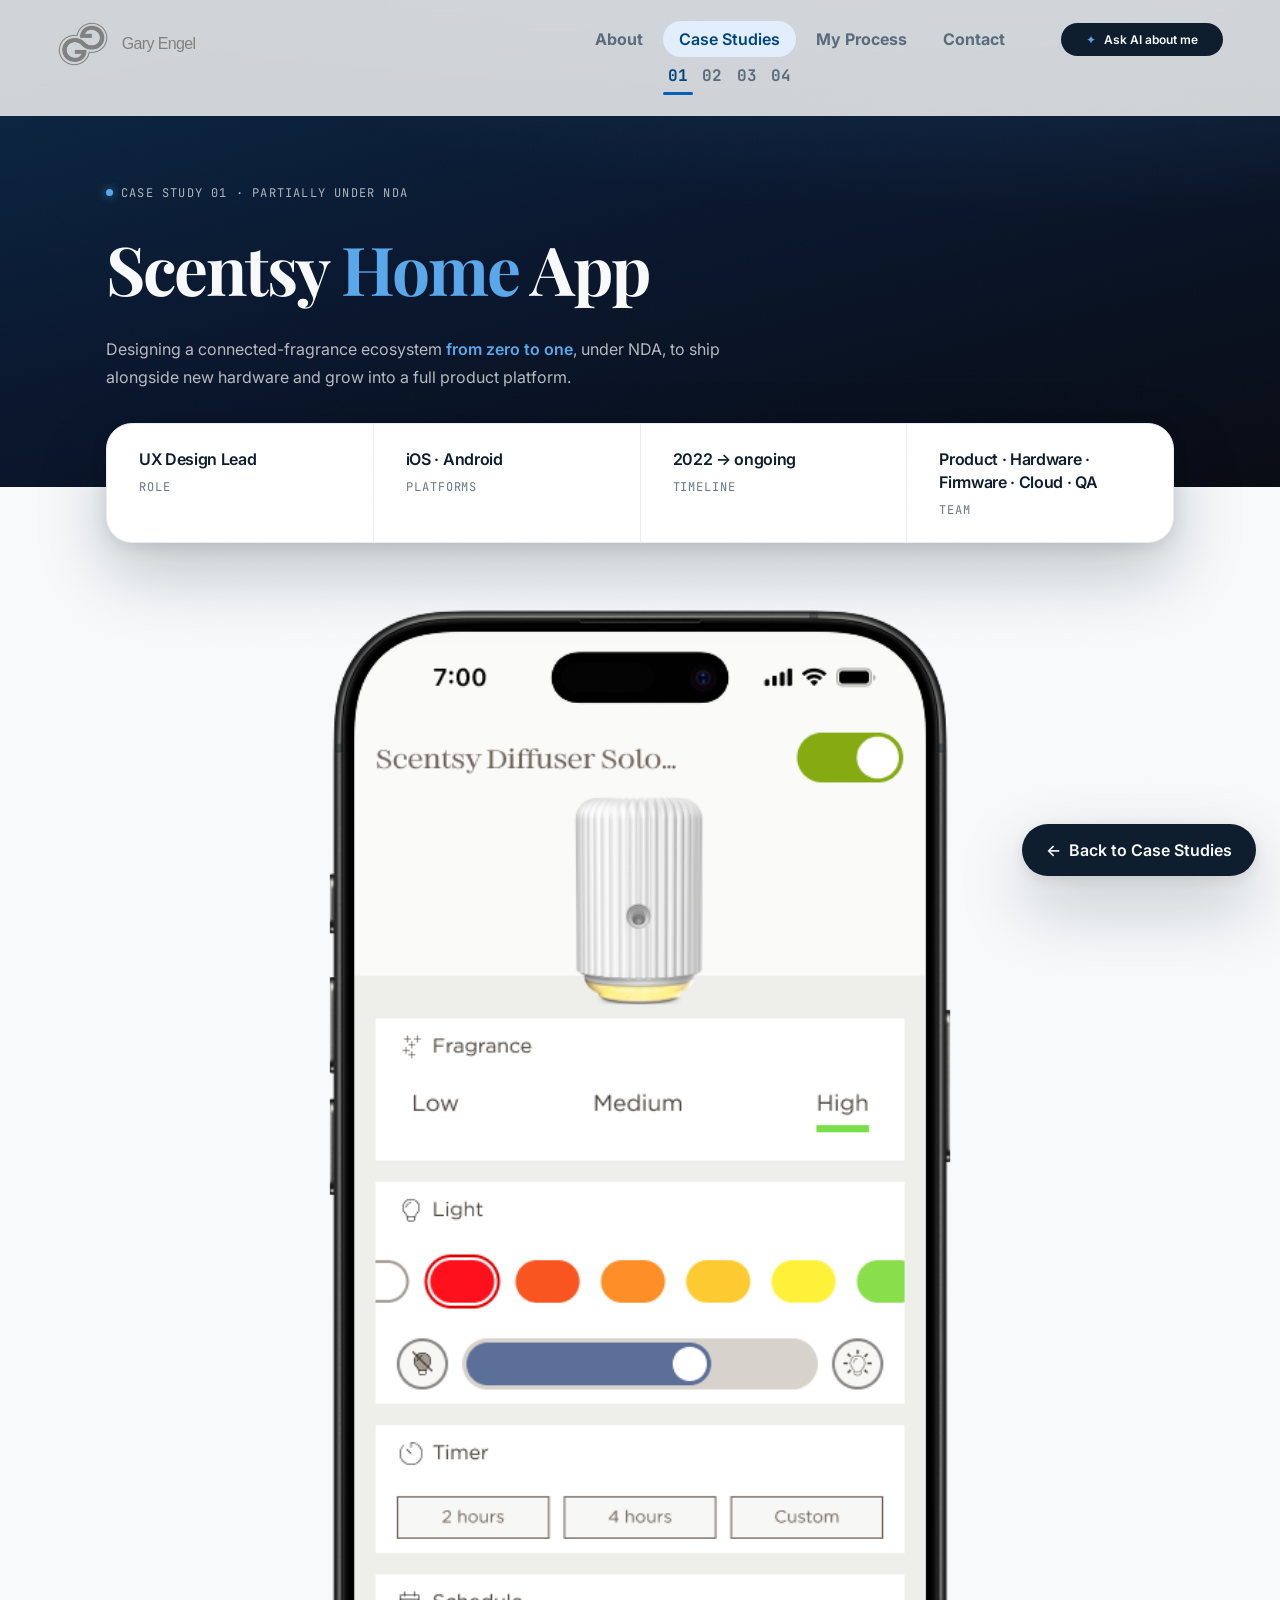
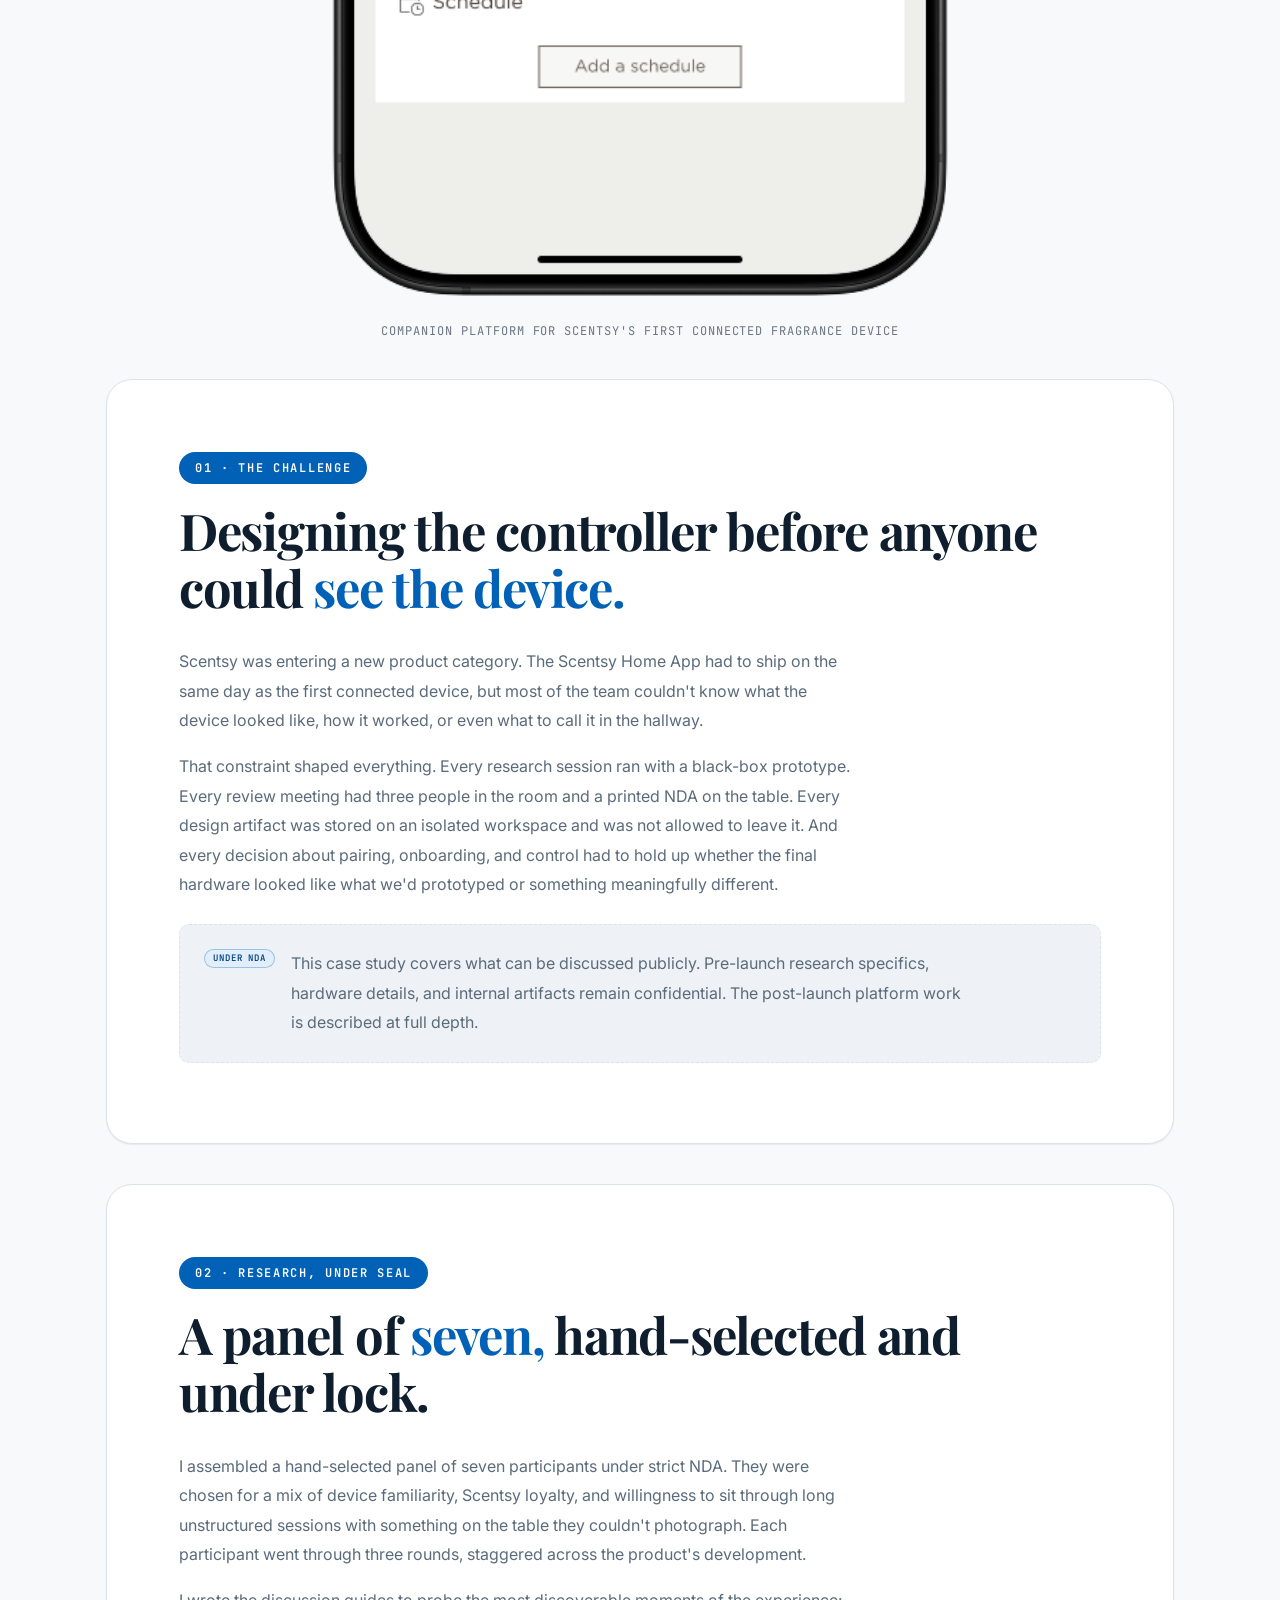
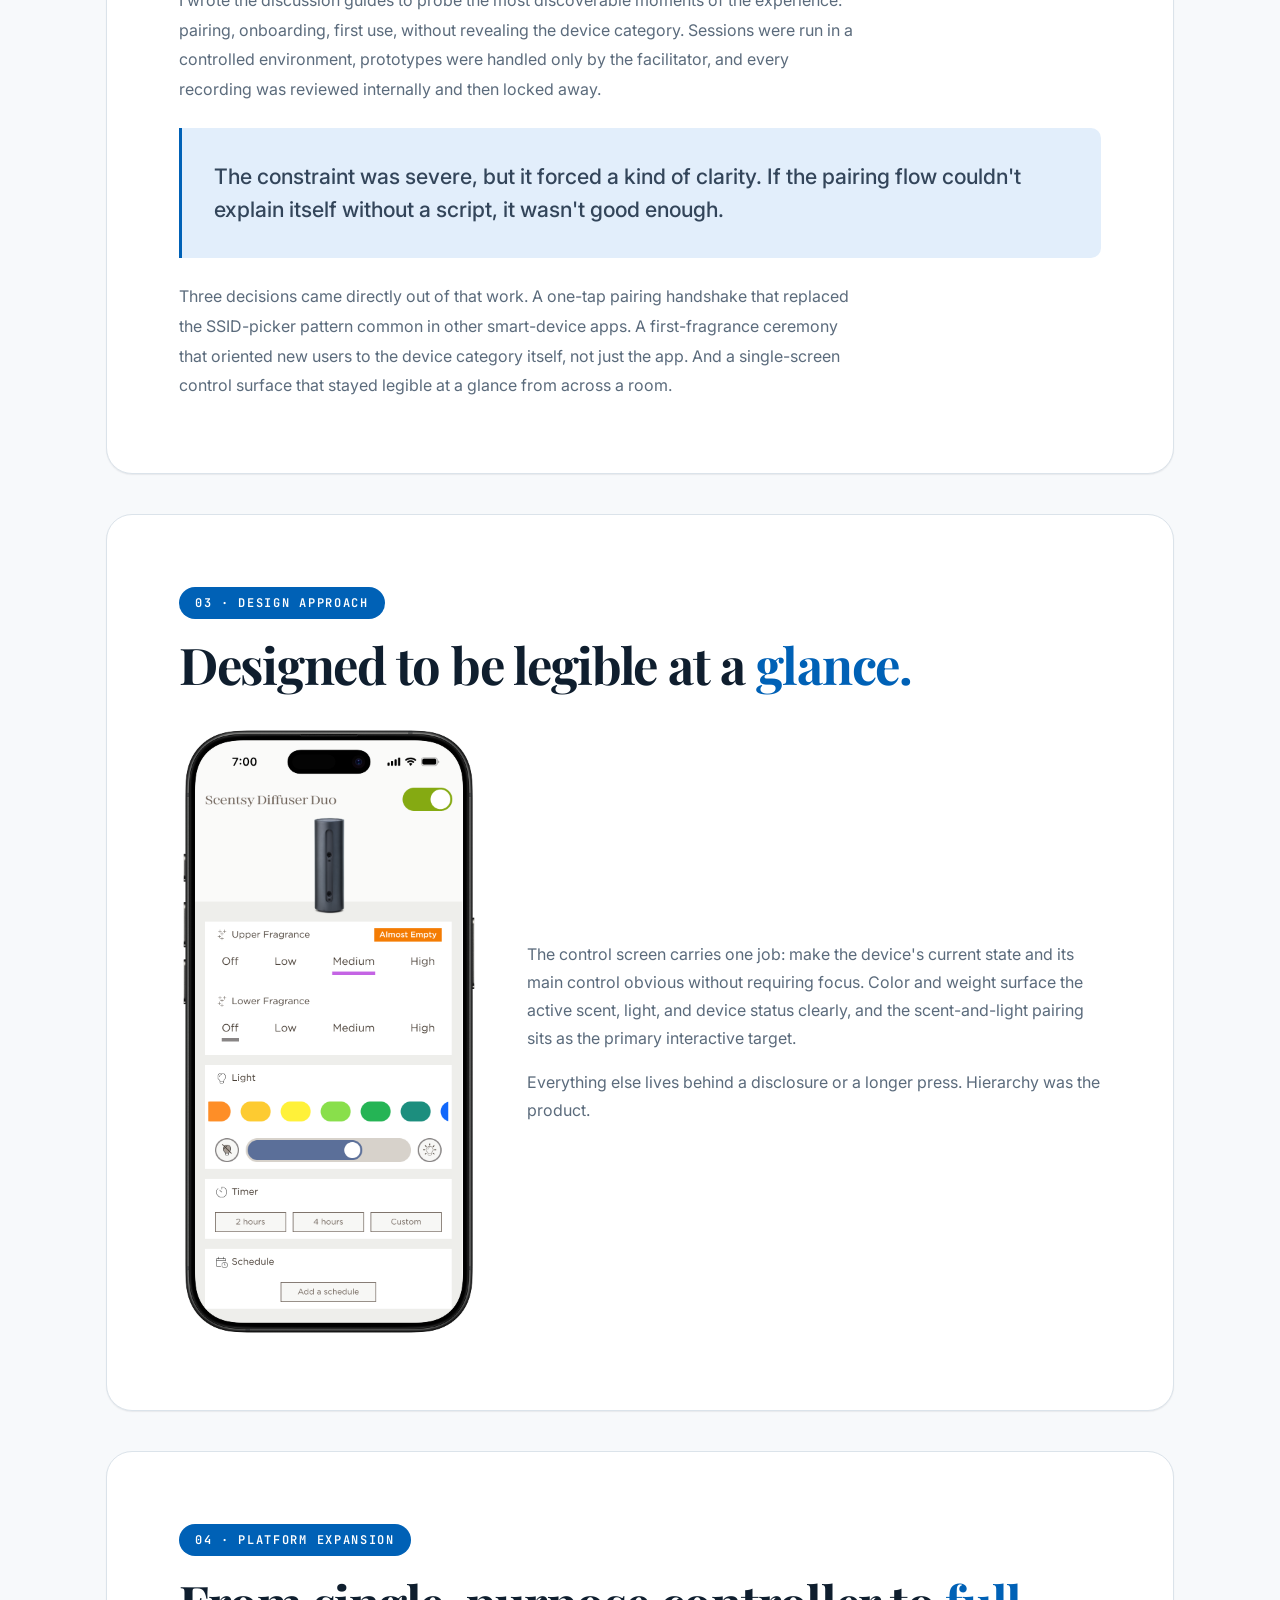
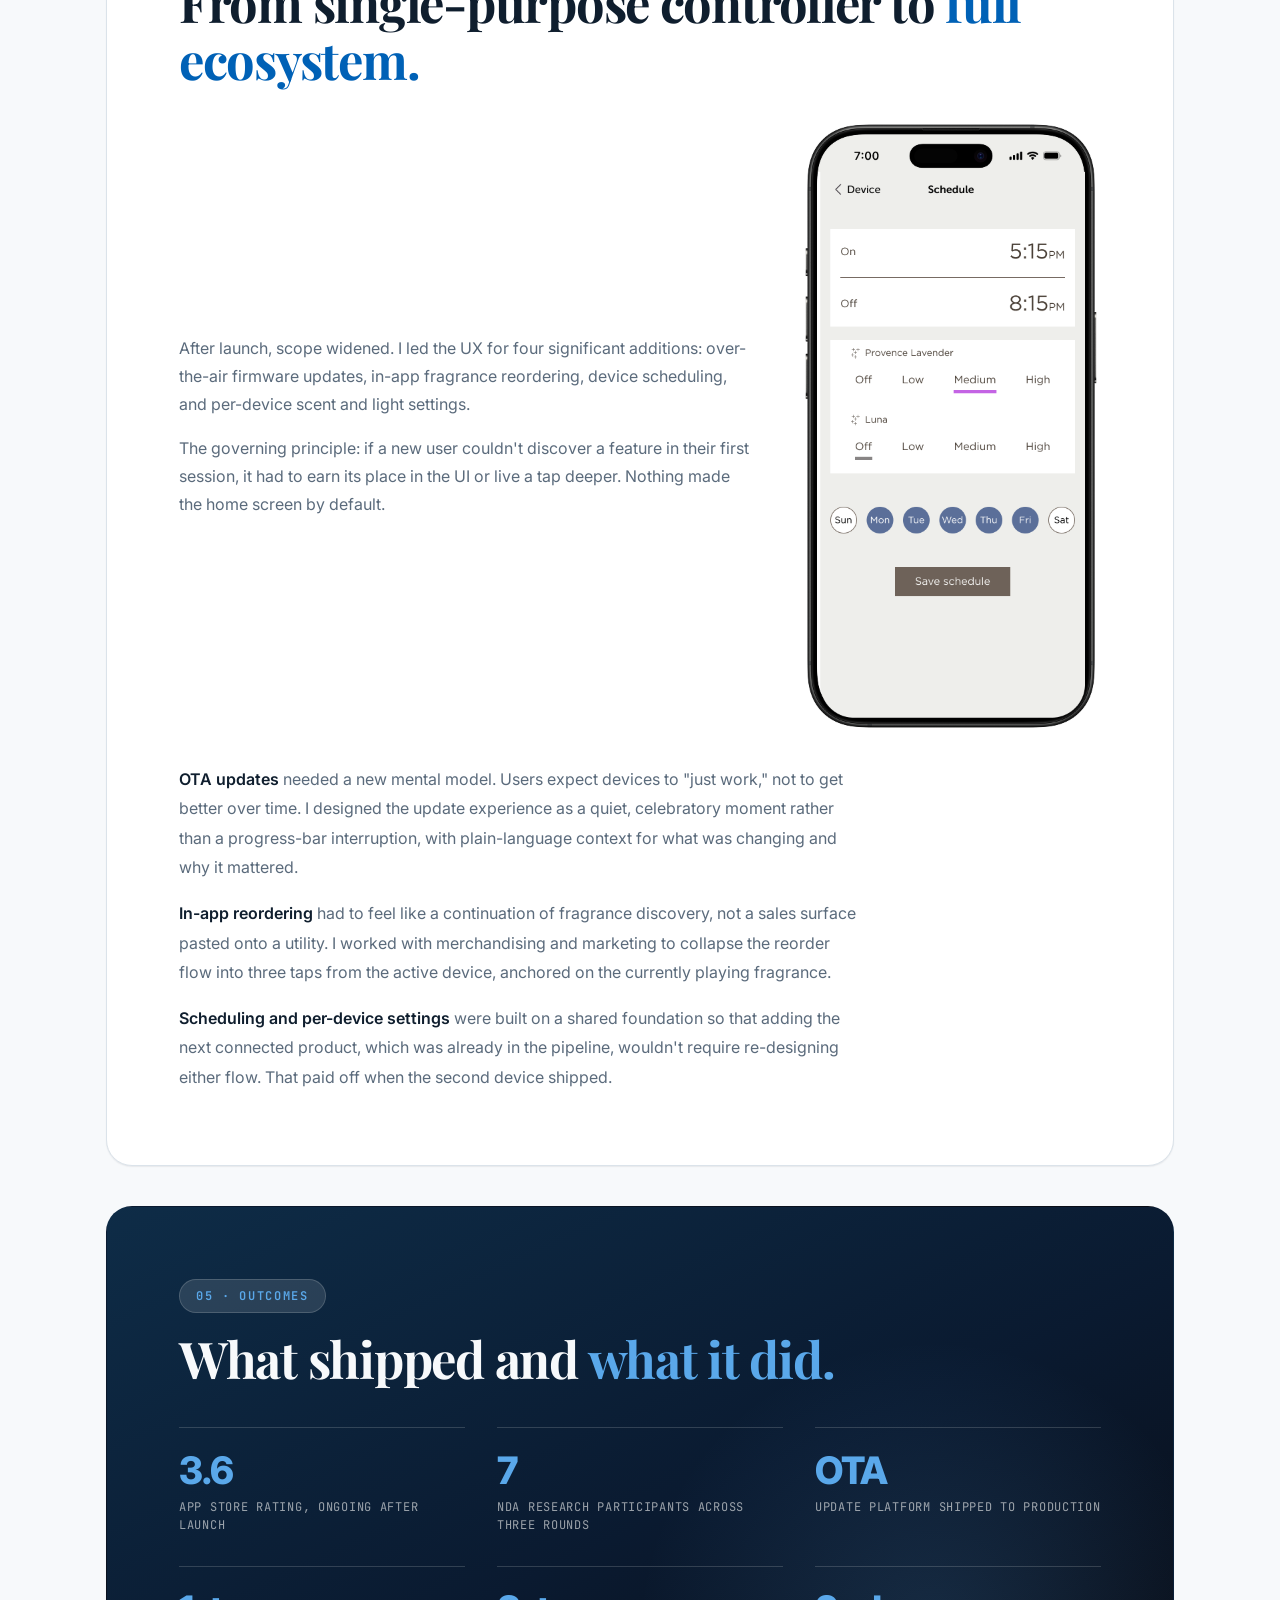
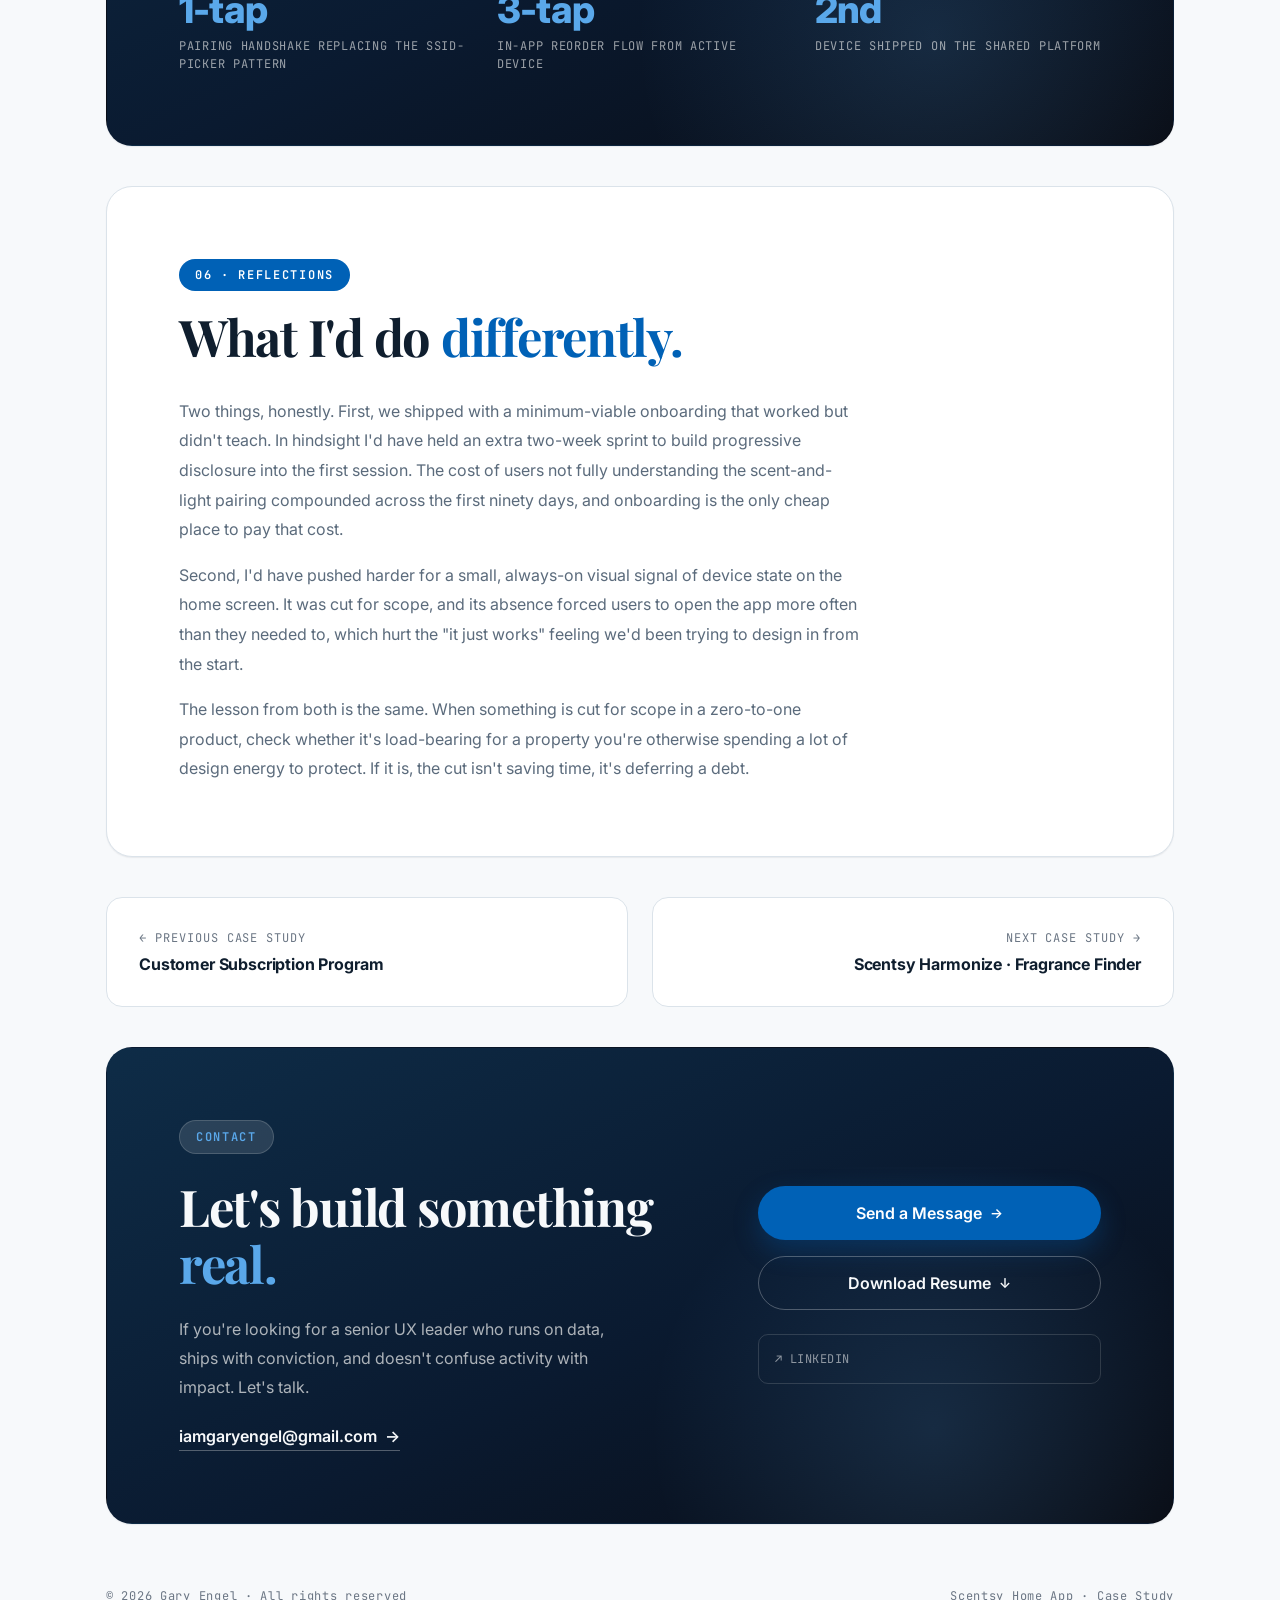
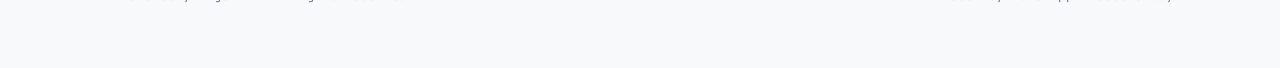
<file: case-studies/scentsy-home-app.html>
<!doctype html>
<html lang="en">
    <head>
        <!-- Google tag (gtag.js) -->
        <script async src="https://www.googletagmanager.com/gtag/js?id=G-JDK2LYS525"></script>
        <script>
            window.dataLayer = window.dataLayer || [];
            function gtag() {
                dataLayer.push(arguments);
            }
            gtag('js', new Date());
            gtag('config', 'G-JDK2LYS525');
        </script>
        <meta charset="UTF-8" />
        <meta name="viewport" content="width=device-width, initial-scale=1.0" />
        <meta name="color-scheme" content="light" />
        <title>Scentsy Home App · Case Study · Gary Engel</title>
        <meta
            name="description"
            content="Designing a connected-fragrance ecosystem from zero to one, under NDA, for Scentsy's first smart-device platform, the Scentsy Home App case study."
        />
        <link
            rel="icon"
            href="data:image/svg+xml,%3Csvg xmlns='http://www.w3.org/2000/svg' viewBox='0 0 64 64'%3E%3Crect width='64' height='64' rx='16' fill='%230f1e2e'/%3E%3Ctext x='32' y='43' font-family='Georgia,serif' font-size='30' fill='%235aa8ea' text-anchor='middle'%3EG%3C/text%3E%3C/svg%3E"
        />
        <link rel="preconnect" href="https://fonts.googleapis.com" />
        <link
            rel="preconnect"
            href="https://fonts.gstatic.com"
            crossorigin=""
        />
        <link
            href="https://fonts.googleapis.com/css2?family=Inter:wght@400;500;600;700;800&family=JetBrains+Mono:wght@400;500;600;700&family=Playfair+Display:wght@700&display=swap"
            rel="stylesheet"
        />
        <link rel="stylesheet" href="../assets/css/base.css" />
        <link rel="stylesheet" href="../assets/css/case-study.css" />
        <style>
            .hero-lede {
                margin-top: 2rem;
                font-size: 1rem;
                line-height: 1.75;
                color: rgba(250, 250, 249, 0.72);
                max-width: 620px;
            }
            .hero-lede .hl {
                color: var(--teal-bright);
                font-weight: 600;
            }

            /* Hero figure — floats free, not boxed in a panel */
            .cs-figure {
                max-width: 640px;
                width: 100%;
            }
            .cs-figure img {
                width: 100%;
                border-radius: var(--radius-lg);
                box-shadow: var(--shadow-float);
                border: 1px solid var(--border-soft);
                background: var(--panel);
            }
            /* ─────────────────────────────────────────────

            /* Split — image alongside prose within a panel */
            .cs-split-inner {
                display: grid;
                grid-template-columns: 300px 1fr;
                gap: 3rem;
                align-items: center;
            }
            .cs-split-inner.reverse {
                grid-template-columns: 1fr 300px;
            }
            /* ─────────────────────────────────────────────
               RESPONSIVE
            ───────────────────────────────────────────── */
            @media (max-width: 1000px) {
                .cs-split-inner,
                .cs-split-inner.reverse {
                    grid-template-columns: 1fr;
                    gap: 2rem;
                }
                .cs-split-media {
                    max-width: 280px;
                    margin: 0 auto;
                }
            }
            @media (max-width: 768px) {
                .cs-outcomes-grid {
                    grid-template-columns: repeat(2, 1fr);
                }
            }
            @media (max-width: 540px) {
                .cs-outcomes-grid {
                    grid-template-columns: 1fr;
                }
                .cs-footnav {
                    grid-template-columns: 1fr;
                }
                .cs-footnav-link.next {
                    align-items: flex-start;
                    text-align: left;
                }
            }
        </style>
        
    <link rel="canonical" href="https://garyengeldesign.com/case-studies/scentsy-home-app.html" />
        <meta property="og:type" content="website" />
        <meta property="og:site_name" content="Gary Engel" />
        <meta property="og:title" content="Scentsy Home App · Case Study · Gary Engel" />
        <meta property="og:description" content="Designing a connected-fragrance ecosystem from zero to one, under NDA, for Scentsy's first smart-home device." />
        <meta property="og:url" content="https://garyengeldesign.com/case-studies/scentsy-home-app.html" />
        <meta property="og:image" content="https://garyengeldesign.com/assets/img/ge-logo.png" />
        <meta name="twitter:card" content="summary" />
        <meta name="twitter:title" content="Scentsy Home App · Case Study · Gary Engel" />
        <meta name="twitter:description" content="Designing a connected-fragrance ecosystem from zero to one, under NDA, for Scentsy's first smart-home device." />
        <meta name="twitter:image" content="https://garyengeldesign.com/assets/img/ge-logo.png" />
        <script type="application/ld+json">
{
    "@context": "https://schema.org",
    "@type": "Person",
    "@id": "https://garyengeldesign.com/#person",
    "name": "Gary Engel",
    "url": "https://garyengeldesign.com/",
    "jobTitle": "Senior Product Design Leader",
    "description": "Gary Engel is a Senior Product Design Leader in Meridian, Idaho, with 25 years of user experience design experience. He is Digital Experience Manager at Scentsy, Inc., leading UX and design systems for e-commerce, mobile apps, and consultant tools.",
    "worksFor": {
        "@type": "Organization",
        "name": "Scentsy, Inc.",
        "url": "https://www.scentsy.com"
    },
    "address": {
        "@type": "PostalAddress",
        "addressLocality": "Meridian",
        "addressRegion": "ID",
        "addressCountry": "US"
    },
    "alumniOf": {
        "@type": "CollegeOrUniversity",
        "name": "University of Idaho"
    },
    "sameAs": [
        "https://www.linkedin.com/in/garyengel",
        "https://github.com/garyengel"
    ],
    "knowsAbout": [
        "User Experience Design",
        "Product Design",
        "Design Systems",
        "E-commerce",
        "User Research",
        "A/B Testing",
        "Accessibility"
    ]
}
        </script>
    </head>
    <body>
        <!-- ═══════════════════════════════════════════
             NAV
        ═══════════════════════════════════════════ -->
        <header class="nav" id="nav">
            <div class="nav-progress" id="navProgress"></div>
            <a href="../index.html#home" class="nav-logo" aria-label="Gary Engel, home"><img src="../assets/img/ge-monogram.png" alt="" style="display:block;width:52px;height:auto;" /><span style="font-family:'Century Gothic',CenturyGothic,Futura,'Apple Gothic',sans-serif;font-size:1rem;font-weight:400;color:#808281;letter-spacing:-0.04em;line-height:1;margin-left:0.8rem;white-space:nowrap;">Gary Engel</span></a>
            <nav class="nav-right">
                <div class="nav-links-wrap">
                    <span class="nav-pill" id="navPill" aria-hidden="true"></span>
                    <ul class="nav-links" id="navLinks">
                        <li><a href="../index.html#about">About</a></li>
                        <li><a href="../index.html#work" class="active">Case Studies</a></li>
                        <li><a href="../index.html#process">My Process</a></li>
                        <li><a href="../index.html#contact">Contact</a></li>
                    </ul>
                </div>
                <button type="button" id="askAiBtn" class="btn btn-dark nav-cta" aria-haspopup="true" aria-expanded="false">
                    <span class="ask-ai-sparkle" aria-hidden="true">✦</span> Ask AI about me
                </button>
            </nav>
        </header>

        <div class="ask-ai-menu" id="askAiMenu" role="menu" aria-hidden="true">
            <span class="ask-ai-menu-label mono">Ask about me in</span>
            <a href="#" data-engine="chatgpt" target="_blank" rel="noopener" class="ask-ai-item" role="menuitem">ChatGPT</a>
            <a href="#" data-engine="claude" target="_blank" rel="noopener" class="ask-ai-item" role="menuitem">Claude</a>
            <a href="#" data-engine="perplexity" target="_blank" rel="noopener" class="ask-ai-item" role="menuitem">Perplexity</a>
        </div>

        <!-- ═══════════════════════════════════════════
             HERO
        ═══════════════════════════════════════════ -->
        <section class="hero" id="home">
            <div class="shell">
                <span class="hero-avail"><span class="avail-dot"></span> Case Study 01 · Partially under NDA</span>
                <h1 class="hero-name">Scentsy <span class="accent">Home</span> App</h1>
                <p class="hero-lede">
                    Designing a connected-fragrance ecosystem <span class="hl">from zero to one</span>, under NDA, to
                    ship alongside new hardware and grow into a full product platform.
                </p>
            </div>
        </section>

        <div class="stat-float reveal">
            <div class="stat-float-inner">
                <div class="stat-cell text">
                    <span class="stat-num">UX Design Lead</span>
                    <span class="stat-label mono">Role</span>
                </div>
                <div class="stat-cell text">
                    <span class="stat-num">iOS · Android</span>
                    <span class="stat-label mono">Platforms</span>
                </div>
                <div class="stat-cell text">
                    <span class="stat-num">2022 → ongoing</span>
                    <span class="stat-label mono">Timeline</span>
                </div>
                <div class="stat-cell text">
                    <span class="stat-num">Product · Hardware · Firmware · Cloud · QA</span>
                    <span class="stat-label mono">Team</span>
                </div>
            </div>
        </div>

        <div class="cs-hero-figure-wrap">
            <figure class="cs-figure reveal">
                <img class="phone-mockup" src="assets/phone-hero.png" alt="Scentsy Home App product visual" />
                <figcaption class="cs-caption">Companion platform for Scentsy's first connected fragrance device</figcaption>
            </figure>
        </div>

        <!-- ═══════════════════════════════════════════
             01 · THE CHALLENGE
        ═══════════════════════════════════════════ -->
        <div class="panel-wrap">
            <section class="panel reveal">
                <span class="eyebrow">01 · The Challenge</span>
                <h2 class="heading-lg" style="margin-top: 1.1rem">
                    Designing the controller before anyone could <span class="hl">see the device.</span>
                </h2>
                <div class="cs-body">
                    <p>
                        Scentsy was entering a new product category. The Scentsy Home App had to ship on the same day
                        as the first connected device, but most of the team couldn't know what the device looked
                        like, how it worked, or even what to call it in the hallway.
                    </p>
                    <p>
                        That constraint shaped everything. Every research session ran with a black-box prototype.
                        Every review meeting had three people in the room and a printed NDA on the table. Every
                        design artifact was stored on an isolated workspace and was not allowed to leave it. And
                        every decision about pairing, onboarding, and control had to hold up whether the final
                        hardware looked like what we'd prototyped or something meaningfully different.
                    </p>
                    <div class="cs-callout">
                        <span class="cs-callout-icon">Under NDA</span>
                        <p class="cs-callout-body">
                            This case study covers what can be discussed publicly. Pre-launch research specifics,
                            hardware details, and internal artifacts remain confidential. The post-launch platform
                            work is described at full depth.
                        </p>
                    </div>
                </div>
            </section>
        </div>

        <!-- ═══════════════════════════════════════════
             02 · RESEARCH UNDER SEAL
        ═══════════════════════════════════════════ -->
        <div class="panel-wrap">
            <section class="panel reveal">
                <span class="eyebrow">02 · Research, Under Seal</span>
                <h2 class="heading-lg" style="margin-top: 1.1rem">
                    A panel of <span class="hl">seven,</span> hand-selected and under lock.
                </h2>
                <div class="cs-body">
                    <p>
                        I assembled a hand-selected panel of seven participants under strict NDA. They were chosen
                        for a mix of device familiarity, Scentsy loyalty, and willingness to sit through long
                        unstructured sessions with something on the table they couldn't photograph. Each participant
                        went through three rounds, staggered across the product's development.
                    </p>
                    <p>
                        I wrote the discussion guides to probe the most discoverable moments of the experience:
                        pairing, onboarding, first use, without revealing the device category. Sessions were run in
                        a controlled environment, prototypes were handled only by the facilitator, and every
                        recording was reviewed internally and then locked away.
                    </p>
                    <div class="cs-pullquote">
                        The constraint was severe, but it forced a kind of clarity. If the pairing flow couldn't
                        explain itself without a script, it wasn't good enough.
                    </div>
                    <p>
                        Three decisions came directly out of that work. A one-tap pairing handshake that replaced the
                        SSID-picker pattern common in other smart-device apps. A first-fragrance ceremony that
                        oriented new users to the device category itself, not just the app. And a single-screen
                        control surface that stayed legible at a glance from across a room.
                    </p>
                </div>
            </section>
        </div>

        <!-- ═══════════════════════════════════════════
             03 · DESIGN APPROACH
        ═══════════════════════════════════════════ -->
        <div class="panel-wrap">
            <section class="panel reveal">
                <span class="eyebrow">03 · Design Approach</span>
                <h2 class="heading-lg" style="margin-top: 1.1rem; margin-bottom: 2rem">
                    Designed to be legible at a <span class="hl">glance.</span>
                </h2>
                <div class="cs-split-inner">
                    <div class="cs-split-media">
                        <img class="phone-mockup" src="assets/phone-onboarding.png" alt="Scentsy Home App: onboarding and control screens" loading="lazy" />
                    </div>
                    <div class="cs-split-body">
                        <p>
                            The control screen carries one job: make the device's current state and its main
                            control obvious without requiring focus. Color and weight surface the active scent,
                            light, and device status clearly, and the scent-and-light pairing sits as the primary
                            interactive target.
                        </p>
                        <p>
                            Everything else lives behind a disclosure or a longer press. Hierarchy was the product.
                        </p>
                    </div>
                </div>
            </section>
        </div>

        <!-- ═══════════════════════════════════════════
             04 · PLATFORM EXPANSION
        ═══════════════════════════════════════════ -->
        <div class="panel-wrap">
            <section class="panel reveal">
                <span class="eyebrow">04 · Platform Expansion</span>
                <h2 class="heading-lg" style="margin-top: 1.1rem; margin-bottom: 2rem">
                    From single-purpose controller to <span class="hl">full ecosystem.</span>
                </h2>
                <div class="cs-split-inner reverse">
                    <div class="cs-split-body">
                        <p>
                            After launch, scope widened. I led the UX for four significant additions:
                            over-the-air firmware updates, in-app fragrance reordering, device scheduling, and
                            per-device scent and light settings.
                        </p>
                        <p>
                            The governing principle: if a new user couldn't discover a feature in their first
                            session, it had to earn its place in the UI or live a tap deeper. Nothing made the home
                            screen by default.
                        </p>
                    </div>
                    <div class="cs-split-media">
                        <img class="phone-mockup" src="assets/phone-platform.png" alt="Scentsy Home App: platform expansion features" loading="lazy" />
                    </div>
                </div>
                <div class="cs-body">
                    <p>
                        <strong>OTA updates</strong> needed a new mental model. Users expect devices to "just work,"
                        not to get better over time. I designed the update experience as a quiet, celebratory moment
                        rather than a progress-bar interruption, with plain-language context for what was changing
                        and why it mattered.
                    </p>
                    <p>
                        <strong>In-app reordering</strong> had to feel like a continuation of fragrance discovery,
                        not a sales surface pasted onto a utility. I worked with merchandising and marketing to
                        collapse the reorder flow into three taps from the active device, anchored on the currently
                        playing fragrance.
                    </p>
                    <p>
                        <strong>Scheduling and per-device settings</strong> were built on a shared foundation so that
                        adding the next connected product, which was already in the pipeline, wouldn't require
                        re-designing either flow. That paid off when the second device shipped.
                    </p>
                </div>
            </section>
        </div>

        <!-- ═══════════════════════════════════════════
             05 · OUTCOMES
        ═══════════════════════════════════════════ -->
        <div class="panel-wrap">
            <section class="panel dark reveal">
                <span class="eyebrow on-dark">05 · Outcomes</span>
                <h2 class="heading-lg on-dark" style="margin-top: 1.1rem">
                    What shipped and <span class="hl">what it did.</span>
                </h2>
                <div class="cs-outcomes-grid">
                    <div class="cs-outcome">
                        <div class="cs-outcome-metric"><em>3.6</em></div>
                        <div class="cs-outcome-label">App Store rating, ongoing after launch</div>
                    </div>
                    <div class="cs-outcome">
                        <div class="cs-outcome-metric"><em>7</em></div>
                        <div class="cs-outcome-label">NDA research participants across three rounds</div>
                    </div>
                    <div class="cs-outcome">
                        <div class="cs-outcome-metric"><em>OTA</em></div>
                        <div class="cs-outcome-label">Update platform shipped to production</div>
                    </div>
                    <div class="cs-outcome">
                        <div class="cs-outcome-metric"><em>1-tap</em></div>
                        <div class="cs-outcome-label">Pairing handshake replacing the SSID-picker pattern</div>
                    </div>
                    <div class="cs-outcome">
                        <div class="cs-outcome-metric"><em>3-tap</em></div>
                        <div class="cs-outcome-label">In-app reorder flow from active device</div>
                    </div>
                    <div class="cs-outcome">
                        <div class="cs-outcome-metric"><em>2nd</em></div>
                        <div class="cs-outcome-label">Device shipped on the shared platform</div>
                    </div>
                </div>
            </section>
        </div>

        <!-- ═══════════════════════════════════════════
             06 · REFLECTIONS
        ═══════════════════════════════════════════ -->
        <div class="panel-wrap">
            <section class="panel reveal">
                <span class="eyebrow">06 · Reflections</span>
                <h2 class="heading-lg" style="margin-top: 1.1rem">
                    What I'd do <span class="hl">differently.</span>
                </h2>
                <div class="cs-body">
                    <p>
                        Two things, honestly. First, we shipped with a minimum-viable onboarding that worked but
                        didn't teach. In hindsight I'd have held an extra two-week sprint to build progressive
                        disclosure into the first session. The cost of users not fully understanding the
                        scent-and-light pairing compounded across the first ninety days, and onboarding is the only
                        cheap place to pay that cost.
                    </p>
                    <p>
                        Second, I'd have pushed harder for a small, always-on visual signal of device state on the
                        home screen. It was cut for scope, and its absence forced users to open the app more often
                        than they needed to, which hurt the "it just works" feeling we'd been trying to design in
                        from the start.
                    </p>
                    <p>
                        The lesson from both is the same. When something is cut for scope in a zero-to-one product,
                        check whether it's load-bearing for a property you're otherwise spending a lot of design
                        energy to protect. If it is, the cut isn't saving time, it's deferring a debt.
                    </p>
                </div>
            </section>
        </div>

        <!-- ═══════════════════════════════════════════
             FOOTER NAV
        ═══════════════════════════════════════════ -->
        <div class="panel-wrap">
            <nav class="cs-footnav reveal" aria-label="Case study navigation">
                <a href="customer-subscription-program.html" class="cs-footnav-link">
                    <span class="cs-footnav-direction mono">← Previous case study</span>
                    <span class="cs-footnav-title">Customer Subscription Program</span>
                </a>
                <a href="scent-finder.html" class="cs-footnav-link next">
                    <span class="cs-footnav-direction mono">Next case study →</span>
                    <span class="cs-footnav-title">Scentsy Harmonize · Fragrance Finder</span>
                </a>
            </nav>
        </div>

        <div class="panel-wrap">
            <section class="panel dark reveal">
                <div class="contact-inner">
                    <div class="contact-left">
                        <span class="eyebrow on-dark">Contact</span>
                        <h2 class="heading-lg on-dark">
                            Let's build something <span class="hl">real.</span>
                        </h2>
                        <p class="contact-sub">
                            If you're looking for a senior UX leader who runs on data, ships with conviction, and
                            doesn't confuse activity with impact. Let's talk.
                        </p>
                        <a href="mailto:iamgaryengel@gmail.com" class="contact-email-link">
                            iamgaryengel@gmail.com <span>→</span>
                        </a>
                    </div>

                    <div class="contact-right">
                        <a href="mailto:iamgaryengel@gmail.com" class="btn btn-solid" style="justify-content: center">
                            Send a Message <span class="btn-arrow">→</span>
                        </a>
                        <a href="../assets/gary-engel-resume.pdf" download="Gary Engel - UX Leadership Resume.pdf" class="btn btn-outline on-dark" style="justify-content: center">
                            Download Resume <span class="btn-arrow">↓</span>
                        </a>
                        <a href="https://linkedin.com/in/garyengel" target="_blank" rel="noopener" class="social-link">↗ LinkedIn</a>
                    </div>
                </div>
            </section>
        </div>

        <footer class="site-footer">
            <span>© 2026 Gary Engel · All rights reserved</span>
            <span>Scentsy Home App · Case Study</span>
        </footer>

        <!-- ═══════════════════════════════════════════
             JAVASCRIPT
        ═══════════════════════════════════════════ -->

        <a href="../index.html#work" class="fab-back" aria-label="Back to Case Studies">
            <span class="fab-back-arrow" aria-hidden="true">←</span>
            <span class="fab-back-label">Back to Case Studies</span>
        </a>

        <script src="../assets/js/case-study.js"></script>
    </body>
</html>
</file>
<file: assets/css/base.css>
/* ─────────────────────────────────────────────
               RESET + TOKENS
            ───────────────────────────────────────────── */
            *,
            *::before,
            *::after {
                margin: 0;
                padding: 0;
                box-sizing: border-box;
            }
            html {
                font-size: 16px;
            }
            /* Smooth scroll only turns on after full page load, so a
               cross-page hash landing (e.g. ../index.html#process) jumps
               instantly instead of animating through every section in
               between and making the scroll-spy pill flicker mid-flight. */
            html.smooth-scroll {
                scroll-behavior: smooth;
            }
            svg {
                cursor: inherit;
            }

            :root {
                color-scheme: light;
                /* Monochromatic — built from the Pinarello Prince's blue
                   (~#0061b6, sampled from the frame) plus tints/shades of
                   the same hue. No secondary accent color anywhere. */
                --bg: #f7f9fb;
                --panel: #ffffff;
                --bg-alt: #eef2f6;
                --ink: #0f1e2e;
                --ink-soft: #33455a;
                --muted: #5b6b7c;
                --faint: #6b7684;
                --border: #dbe3ea;
                --border-soft: #e7edf2;
                --teal: #0061b6;
                --teal-deep: #00457f;
                --teal-bright: #5aa8ea;
                --teal-bg: #e2eefb;
                --teal-border: rgba(0, 97, 182, 0.32);
                --nav-h: 76px;
                --gutter: clamp(1.25rem, 5vw, 3.5rem);
                --radius-sm: 10px;
                --radius-md: 16px;
                --radius-lg: 26px;
                --radius-pill: 999px;
                --shadow-card: 0 1px 2px rgba(15, 30, 46, 0.04), 0 1px 1px
                    rgba(15, 30, 46, 0.03);
                --shadow-float: 0 30px 70px rgba(6, 20, 34, 0.22), 0 4px 16px
                    rgba(6, 20, 34, 0.1);

                /* Type scale — Perfect Fourth (×1.333), base 1rem/16px */
                --text-2: 0.563rem;
                --text-1: 0.75rem;
                --text0: 1rem;
                --text1: 1.333rem;
                --text2: 1.777rem;
                --text3: 2.369rem;
                --text4: 3.16rem;
                --text5: 4.213rem;
                --text6: 5.617rem;

                /* Spacing scale — base 8, with a single 4px half-step */
                --space-4: 0.25rem;
                --space-8: 0.5rem;
                --space-16: 1rem;
                --space-24: 1.5rem;
                --space-32: 2rem;
                --space-40: 2.5rem;
                --space-48: 3rem;
                --space-56: 3.5rem;
                --space-64: 4rem;
                --space-72: 4.5rem;
                --space-80: 5rem;
                --space-96: 6rem;
                --space-112: 7rem;
                --space-128: 8rem;
            }

            body {
                font-family:
                    "Inter",
                    system-ui,
                    -apple-system,
                    "Segoe UI",
                    sans-serif;
                background: var(--bg);
                color: var(--ink);
                overflow-x: hidden;
                -webkit-font-smoothing: antialiased;
                -moz-osx-font-smoothing: grayscale;
            }

            ::selection {
                background: var(--teal-bright);
                color: var(--ink);
            }

            body::after {
                content: "";
                position: fixed;
                inset: 0;
                background-image: url("data:image/svg+xml,%3Csvg xmlns='http://www.w3.org/2000/svg' width='300' height='300'%3E%3Cfilter id='n'%3E%3CfeTurbulence type='fractalNoise' baseFrequency='0.75' numOctaves='4' stitchTiles='stitch'/%3E%3CfeColorMatrix type='saturate' values='0'/%3E%3C/filter%3E%3Crect width='300' height='300' filter='url(%23n)' opacity='0.4'/%3E%3C/svg%3E");
                opacity: 0.02;
                pointer-events: none;
                z-index: 9000;
            }

            a {
                color: inherit;
                /* Without this, some mobile browsers wait to see if a
                   second tap follows (in case it's a double-tap-to-zoom
                   gesture) before committing to the click — which can
                   read as needing to tap twice to activate a link. This
                   tells the browser a single tap should act immediately. */
                touch-action: manipulation;
            }
            button {
                touch-action: manipulation;
            }
            img {
                max-width: 100%;
                display: block;
            }

            .mono {
                font-family: "JetBrains Mono", ui-monospace, monospace;
            }


            /* ─────────────────────────────────────────────
               SHARED: eyebrow pill / headings / buttons
            ───────────────────────────────────────────── */
            .eyebrow {
                display: inline-flex;
                align-items: center;
                gap: 0.5rem;
                background: var(--teal);
                color: #fff;
                font-family: "JetBrains Mono", monospace;
                font-size: 0.75rem;
                font-weight: 600;
                letter-spacing: 0.14em;
                text-transform: uppercase;
                padding: 0.5rem 1rem;
                border-radius: var(--radius-pill);
                width: max-content;
            }
            .eyebrow.on-dark {
                background: rgba(250, 250, 249, 0.12);
                color: var(--teal-bright);
                border: 1px solid rgba(250, 250, 249, 0.16);
            }

            .heading-lg {
                font-family: "Playfair Display", serif;
                font-size: clamp(2.369rem, 4.2vw, 3.16rem);
                font-weight: 700;
                line-height: 1.12;
                letter-spacing: -0.025em;
                color: var(--ink);
            }
            .hero-name {
                font-family: "Playfair Display", serif;
                font-weight: 700;
            }
            .heading-lg .hl {
                color: var(--teal);
            }
            .on-dark .heading-lg,
            .heading-lg.on-dark {
                color: var(--bg);
            }
            .on-dark .heading-lg .hl,
            .heading-lg.on-dark .hl {
                color: var(--teal-bright);
            }

            .lede {
                font-size: 1rem;
                line-height: 1.8;
                color: var(--muted);
                max-width: 620px;
            }

            .btn {
                display: inline-flex;
                align-items: center;
                gap: 0.5rem;
                font-family: "Inter", sans-serif;
                font-size: 1rem;
                font-weight: 600;
                text-decoration: none;
                padding: 1rem 1.5rem;
                border-radius: var(--radius-pill);
                border: 1.5px solid transparent;
                transition:
                    transform 0.2s ease,
                    box-shadow 0.2s ease,
                    background 0.2s ease,
                    border-color 0.2s ease,
                    color 0.2s ease;
                cursor: pointer;
                will-change: transform;
            }
            .btn:hover {
                transform: translateY(-2px);
            }
            .btn-arrow {
                transition: transform 0.2s ease;
                font-size: 0.85em;
            }
            .btn:hover .btn-arrow {
                transform: translateX(3px);
            }

            .btn-solid {
                background: var(--teal);
                color: #fff;
                box-shadow: 0 10px 26px rgba(0, 97, 182, 0.3);
            }
            .btn-solid:hover {
                background: var(--teal-deep);
                box-shadow: 0 12px 30px rgba(0, 97, 182, 0.38);
            }

            .btn-outline {
                background: transparent;
                border-color: var(--border);
                color: var(--ink);
            }
            .btn-outline:hover {
                border-color: var(--ink);
            }

            .btn-outline.on-dark {
                border-color: rgba(250, 250, 249, 0.28);
                color: var(--bg);
            }
            .btn-outline.on-dark:hover {
                border-color: rgba(250, 250, 249, 0.6);
                background: rgba(255, 255, 255, 0.05);
            }

            .btn-dark {
                background: var(--ink);
                color: var(--bg);
            }
            .btn-dark:hover {
                background: var(--teal-deep);
            }


            /* ─────────────────────────────────────────────
               NAV
            ───────────────────────────────────────────── */
            .nav {
                position: fixed;
                top: 0;
                left: 50%;
                transform: translateX(-50%);
                z-index: 800;
                height: var(--nav-h);
                width: 100%;
                max-width: 100%;
                display: flex;
                align-items: center;
                justify-content: space-between;
                padding: 0 var(--gutter);
                background: rgba(250, 250, 249, 0.82);
                backdrop-filter: blur(16px);
                -webkit-backdrop-filter: blur(16px);
                border: 1px solid transparent;
                border-radius: 0;
                overflow: hidden;
                box-shadow: 0 0 0 0 rgba(15, 30, 46, 0);
                transition:
                    top 0.45s cubic-bezier(0.23, 1, 0.32, 1),
                    width 0.45s cubic-bezier(0.23, 1, 0.32, 1),
                    max-width 0.45s cubic-bezier(0.23, 1, 0.32, 1),
                    height 0.45s cubic-bezier(0.23, 1, 0.32, 1),
                    border-radius 0.45s cubic-bezier(0.23, 1, 0.32, 1),
                    border-color 0.45s ease,
                    box-shadow 0.45s ease,
                    padding 0.45s ease;
            }
            .nav.scrolled {
                top: 14px;
                width: calc(100% - 2.5rem);
                max-width: 1180px;
                height: calc(var(--nav-h) - 12px);
                padding: 0 1.5rem;
                border-radius: 20px;
                border-color: var(--border-soft);
                box-shadow:
                    0 12px 32px rgba(15, 30, 46, 0.13),
                    0 2px 10px rgba(15, 30, 46, 0.07);
            }

            .nav-progress {
                position: absolute;
                bottom: -1px;
                left: 0;
                height: 2px;
                width: 0%;
                background: var(--teal);
                transition: width 0.08s linear, opacity 0.3s ease;
                opacity: 1;
            }
            .nav.scrolled .nav-progress {
                opacity: 0;
            }

            .nav-logo {
                display: inline-flex;
                align-items: center;
                text-decoration: none;
            }
            .nav-logo img {
                display: block;
                width: 11.0625rem;
                height: auto;
            }

            .nav-right {
                display: flex;
                align-items: center;
                gap: 2.5rem;
            }

            .nav-links-wrap {
                position: relative;
                display: flex;
            }
            .nav-links {
                display: flex;
                gap: 0.25rem;
                list-style: none;
            }
            .nav-pill {
                position: absolute;
                top: 0;
                left: 0;
                background: var(--teal-bg);
                border-radius: var(--radius-pill);
                z-index: 0;
                opacity: 0;
                pointer-events: none;
                transition:
                    transform 0.35s cubic-bezier(0.23, 1, 0.32, 1),
                    width 0.35s cubic-bezier(0.23, 1, 0.32, 1),
                    height 0.35s cubic-bezier(0.23, 1, 0.32, 1),
                    opacity 0.25s ease;
            }
            .nav-links li {
                position: relative;
                z-index: 1;
            }
            .nav-links a {
                position: relative;
                z-index: 1;
                display: inline-flex;
                align-items: center;
                padding: 0.5rem 1rem;
                border-radius: var(--radius-pill);
                font-size: 1rem;
                font-weight: 700;
                color: var(--muted);
                text-decoration: none;
                transition: color 0.2s ease;
            }
            .nav-links a:hover {
                color: var(--ink);
            }
            .nav-links a.active {
                color: var(--teal-deep);
                font-weight: 600;
            }

            .nav-cta {
                padding: 0.5rem 1.5rem;
                font-size: 0.75rem;
                -webkit-appearance: none;
                appearance: none;
                font-family: inherit;
            }
            .ask-ai-sparkle {
                color: var(--teal-bright);
            }

            /* Ask-AI dropdown (rendered outside the nav so it isn't
               clipped by the nav's rounded/overflow-hidden shape) */
            .ask-ai-menu {
                position: fixed;
                top: 0;
                right: 0;
                min-width: 200px;
                background: var(--panel);
                border: 1px solid var(--border);
                border-radius: var(--radius-md);
                box-shadow: var(--shadow-float);
                padding: 0.5rem;
                display: flex;
                flex-direction: column;
                gap: 0.25rem;
                z-index: 900;
                opacity: 0;
                transform: translateY(-8px);
                pointer-events: none;
                transition: opacity 0.18s ease, transform 0.18s ease;
            }
            .ask-ai-menu.open {
                opacity: 1;
                transform: translateY(0);
                pointer-events: auto;
            }
            .ask-ai-menu-label {
                font-size: 0.75rem;
                letter-spacing: 0.08em;
                text-transform: uppercase;
                color: var(--faint);
                padding: 0.5rem 1rem 0.25rem;
            }
            .ask-ai-item {
                display: flex;
                align-items: center;
                gap: 0.5rem;
                padding: 0.5rem 1rem;
                border-radius: 10px;
                font-size: 1rem;
                font-weight: 600;
                color: var(--ink);
                text-decoration: none;
                transition: background 0.15s ease, color 0.15s ease;
            }
            .ask-ai-item:hover {
                background: var(--teal-bg);
                color: var(--teal-deep);
            }
            .ask-ai-item::before {
                content: "→";
                color: var(--faint);
                transition: color 0.15s ease;
            }
            .ask-ai-item:hover::before {
                color: var(--teal);
            }


            /* ─────────────────────────────────────────────
               PANEL (rounded card sections)
            ───────────────────────────────────────────── */
            .panel-wrap {
                max-width: 1180px;
                margin: 2.5rem auto;
                padding: 0 var(--gutter);
            }
            .panel {
                background: var(--panel);
                border: 1px solid var(--border);
                border-radius: var(--radius-lg);
                padding: clamp(2.5rem, 6vw, 4.5rem);
                box-shadow: var(--shadow-card);
            }
            .panel.dark {
                background: linear-gradient(
                    155deg,
                    #0e2c47 0%,
                    #0a1a30 55%,
                    #090c14 100%
                );
                color: var(--bg);
                border-color: transparent;
                position: relative;
                overflow: hidden;
            }
            .panel.dark::before {
                content: "";
                position: absolute;
                right: -10%;
                bottom: -35%;
                width: 65%;
                height: 110%;
                background: radial-gradient(
                    circle at center,
                    rgba(90, 168, 234, 0.16),
                    rgba(90, 168, 234, 0) 65%
                );
                pointer-events: none;
            }
            .panel.tight {
                padding: clamp(2rem, 5vw, 3rem);
            }


            /* ─────────────────────────────────────────────
               CONTACT
            ───────────────────────────────────────────── */
            .contact-inner {
                display: grid;
                grid-template-columns: 1.2fr 0.8fr;
                gap: 4rem;
                align-items: center;
                position: relative;
                z-index: 1;
            }
            .contact-left {
                display: flex;
                flex-direction: column;
                gap: 1.5rem;
            }
            .contact-sub {
                font-size: 1rem;
                line-height: 1.8;
                color: rgba(250, 250, 249, 0.68);
                max-width: 460px;
            }
            .contact-email-link {
                display: inline-flex;
                align-items: center;
                gap: 0.5rem;
                font-size: 1rem;
                font-weight: 600;
                color: var(--bg);
                text-decoration: none;
                width: max-content;
                border-bottom: 1.5px solid rgba(250, 250, 249, 0.3);
                padding-bottom: 4px;
                transition: color 0.2s ease, border-color 0.2s ease;
            }
            .contact-email-link:hover {
                color: var(--teal-bright);
                border-color: var(--teal-bright);
            }
            .contact-right {
                display: flex;
                flex-direction: column;
                gap: 1rem;
            }
            .social-link {
                display: flex;
                align-items: center;
                gap: 0.5rem;
                font-family: "JetBrains Mono", monospace;
                font-size: 0.75rem;
                letter-spacing: 0.04em;
                text-transform: uppercase;
                color: rgba(250, 250, 249, 0.55);
                text-decoration: none;
                padding: 1rem 1rem;
                border: 1px solid rgba(250, 250, 249, 0.14);
                border-radius: var(--radius-sm);
                transition: all 0.2s ease;
                margin-top: 0.5rem;
            }
            .social-link:hover {
                color: var(--bg);
                border-color: rgba(250, 250, 249, 0.32);
                background: rgba(255, 255, 255, 0.05);
            }


            /* ─────────────────────────────────────────────
               SCROLL REVEAL
            ───────────────────────────────────────────── */
            .reveal {
                opacity: 0;
                transform: translateY(18px);
                transition:
                    opacity 0.7s cubic-bezier(0.23, 1, 0.32, 1),
                    transform 0.7s cubic-bezier(0.23, 1, 0.32, 1);
            }
            .reveal.in {
                opacity: 1;
                transform: none;
            }
            .d1 {
                transition-delay: 0.08s;
            }
            .d2 {
                transition-delay: 0.16s;
            }
            .d3 {
                transition-delay: 0.24s;
            }
            .d4 {
                transition-delay: 0.32s;
            }


            /* ─────────────────────────────────────────────
               ACCESSIBILITY: focus, active, reduced motion
            ───────────────────────────────────────────── */
            a:focus-visible,
            button:focus-visible {
                outline: 2px solid var(--teal);
                outline-offset: 3px;
                border-radius: var(--radius-sm);
            }
            .btn:active {
                transform: translateY(0) scale(0.98);
            }
            .cs-footnav-link:active {
                transform: translateY(0) scale(0.99);
            }
            .detail-link:active {
                transform: translateY(0) scale(0.98);
            }
            .project-item:has(.project-card-link:active) {
                border-color: var(--teal-border);
                box-shadow: var(--shadow-card);
            }
            @media (prefers-reduced-motion: reduce) {
                html {
                    scroll-behavior: auto;
                }
                .reveal {
                    transition: none;
                    opacity: 1;
                    transform: none;
                }
                .marquee-track {
                    animation: none;
                }
                .avail-dot {
                    animation: none;
                }
            }

            /* ─────────────────────────────────────────────
               FOOTER
            ───────────────────────────────────────────── */
            footer.site-footer {
                max-width: 1180px;
                margin: 0 auto 2.5rem;
                padding: 1.5rem var(--gutter);
                display: flex;
                justify-content: space-between;
                align-items: center;
                flex-wrap: wrap;
                gap: 0.5rem;
            }
            footer.site-footer span {
                font-family: "JetBrains Mono", monospace;
                font-size: 0.75rem;
                letter-spacing: 0.06em;
                color: var(--faint);
            }

            /* ─────────────────────────────────────────────
               FAB: Back to Case Studies (persistent, bottom-right)
            ───────────────────────────────────────────── */
            .fab-back {
                position: fixed;
                right: 1.5rem;
                bottom: 1.5rem;
                z-index: 700;
                display: inline-flex;
                align-items: center;
                gap: 0.5rem;
                background: var(--ink);
                color: var(--bg);
                font-family: "Inter", sans-serif;
                font-size: 1rem;
                font-weight: 600;
                text-decoration: none;
                padding: 1rem 1.5rem;
                border-radius: var(--radius-pill);
                box-shadow: var(--shadow-float);
                transition:
                    background 0.2s ease,
                    transform 0.2s ease,
                    box-shadow 0.2s ease,
                    padding 0.2s ease;
            }
            /* Hover styles only for devices that truly support hovering —
               on iOS Safari, a link whose ancestor (or itself) changes
               appearance on :hover needs a first tap just to "activate"
               the hover state, and only follows the link on a second tap.
               Scoping :hover to (hover: hover) devices skips that trap
               entirely on touch, so the first tap always just navigates. */
            @media (hover: hover) and (pointer: fine) {
                .fab-back:hover {
                    background: var(--teal-deep);
                    transform: translateY(-3px);
                    box-shadow:
                        0 16px 40px rgba(6, 20, 34, 0.28),
                        0 4px 16px rgba(6, 20, 34, 0.14);
                }
                .fab-back:hover .fab-back-arrow {
                    transform: translateX(-3px);
                }
            }
            .fab-back:active {
                transform: translateY(0) scale(0.97);
            }
            .fab-back-arrow {
                font-size: 1rem;
                transition: transform 0.2s ease;
            }
            @media (max-width: 640px) {
                .fab-back {
                    right: 1rem;
                    bottom: 1rem;
                    width: 56px;
                    height: 56px;
                    padding: 0;
                    justify-content: center;
                    border-radius: 50%;
                }
                .fab-back-label {
                    display: none;
                }
            }


            /* ─────────────────────────────────────────────
               RESPONSIVE (shared)
            ───────────────────────────────────────────── */
            @media (max-width: 1000px) {
                .nav-links-wrap {
                    display: none;
                }
                .contact-inner {
                    grid-template-columns: 1fr;
                    gap: 2.5rem;
                }
                .stat-cell {
                    min-width: 45%;
                    border-right: none !important;
                    border-bottom: 1px solid var(--border-soft);
                }
                /* Comfortable touch targets (Apple HIG / Material both
                   recommend ~44-48px minimum) — these measured 33px and
                   36px tall at mobile widths. */
                .nav-cta {
                    min-height: 44px;
                }
                .ask-ai-item {
                    min-height: 44px;
                }
            }
            @media (max-width: 540px) {
                .stat-cell {
                    min-width: 100%;
                }
            }
</file>
<file: assets/css/case-study.css>
/* Taller nav on case-study pages only, to make room for the
               case-study progress indicator below the main nav content —
               but only above the breakpoint where the indicator (and the
               nav links it's anchored to) are actually visible. Below
               that, there's nothing to make room for, so the nav stays at
               its normal shared height instead of wasting mobile space. */
            @media (min-width: 1001px) {
                :root {
                    --nav-h: 116px;
                }
                /* Pin the nav's main content near the top of the taller
                   bar instead of letting it re-center within the extra
                   height. */
                .nav {
                    align-items: flex-start;
                    padding-top: 20px;
                }
                /* base.css's .nav.scrolled sets its own padding shorthand
                   (padding: 0 1.5rem), which resets padding-top back to 0
                   — restore it here so the top margin holds while
                   scrolled too. */
                .nav.scrolled {
                    padding-top: 20px;
                }
            }

            /* ─────────────────────────────────────────────
               HERO
            ───────────────────────────────────────────── */
            .hero {
                position: relative;
                padding-top: calc(var(--nav-h) + 4rem);
                padding-bottom: 6rem;
                overflow: hidden;
                background: radial-gradient(
                        120% 90% at 82% -10%,
                        rgba(90, 168, 234, 0.18),
                        transparent 60%
                    ),
                    linear-gradient(165deg, #0d2b47 0%, #0a1830 45%, #090c14 100%);
                color: var(--bg);
            }
            .hero::after {
                content: "";
                position: absolute;
                inset: 0;
                background-image: url("data:image/svg+xml,%3Csvg xmlns='http://www.w3.org/2000/svg' width='300' height='300'%3E%3Cfilter id='n'%3E%3CfeTurbulence type='fractalNoise' baseFrequency='0.9' numOctaves='3'/%3E%3CfeColorMatrix type='saturate' values='0'/%3E%3C/filter%3E%3Crect width='300' height='300' filter='url(%23n)' opacity='0.5'/%3E%3C/svg%3E");
                opacity: 0.05;
                mix-blend-mode: overlay;
                pointer-events: none;
            }

            .shell {
                max-width: 1180px;
                margin: 0 auto;
                padding: 0 var(--gutter);
                position: relative;
                z-index: 1;
            }

            .hero-avail {
                display: inline-flex;
                align-items: center;
                gap: 0.5rem;
                font-family: "JetBrains Mono", monospace;
                font-size: 0.75rem;
                letter-spacing: 0.1em;
                text-transform: uppercase;
                color: rgba(250, 250, 249, 0.68);
                margin-bottom: 2rem;
            }
            .avail-dot {
                width: 7px;
                height: 7px;
                border-radius: 50%;
                background: var(--teal-bright);
                box-shadow: 0 0 10px rgba(90, 168, 234, 0.7);
            }

            .hero-name {
                font-size: clamp(2.369rem, 6.4vw, 4.213rem);
                line-height: 1.04;
                letter-spacing: -0.03em;
                color: var(--bg);
                max-width: 900px;
            }
            .hero-name .accent {
                color: var(--teal-bright);
            }

            .hero-lede {
                margin-top: 2rem;
                font-size: 1rem;
                line-height: 1.75;
                color: rgba(250, 250, 249, 0.72);
                max-width: 620px;
            }
            .hero-lede .hl {
                color: var(--teal-bright);
                font-weight: 600;
            }

            /* Floating stat/meta card overlapping hero bottom edge */
            .stat-float {
                position: relative;
                z-index: 2;
                max-width: 1180px;
                margin: -4rem auto 0;
                padding: 0 var(--gutter);
            }
            .stat-float-inner {
                background: var(--panel);
                border: 1px solid var(--border-soft);
                border-radius: var(--radius-lg);
                box-shadow: var(--shadow-float);
                display: flex;
                flex-wrap: wrap;
            }
            .stat-cell {
                flex: 1;
                min-width: 160px;
                padding: 1.5rem 2rem;
                border-right: 1px solid var(--border-soft);
            }
            .stat-cell:last-child {
                border-right: none;
            }
            .stat-num {
                display: block;
                font-size: 2.369rem;
                font-weight: 800;
                letter-spacing: -0.02em;
                color: var(--ink);
                line-height: 1;
            }
            .stat-cell.text .stat-num {
                font-size: 1rem;
                font-weight: 600;
                line-height: 1.45;
            }
            .stat-label {
                display: block;
                margin-top: 0.5rem;
                font-family: "JetBrains Mono", monospace;
                font-size: 0.75rem;
                letter-spacing: 0.08em;
                text-transform: uppercase;
                color: var(--faint);
            }

            /* Hero figure — floats free, not boxed in a panel */
            .cs-hero-figure-wrap {
                max-width: 1180px;
                margin: 3.5rem auto 0;
                padding: 0 var(--gutter);
                display: flex;
                justify-content: center;
            }
            .cs-figure {
                max-width: 640px;
                width: 100%;
            }
            .cs-figure img {
                width: 100%;
                border-radius: var(--radius-lg);
                box-shadow: var(--shadow-float);
                border: 1px solid var(--border-soft);
                background: var(--panel);
            }
            .cs-caption {
                margin-top: 1rem;
                text-align: center;
                font-family: "JetBrains Mono", monospace;
                font-size: 0.75rem;
                letter-spacing: 0.08em;
                text-transform: uppercase;
                color: var(--faint);
            }

            /* Phone mockups ship with transparent backgrounds — suppress
               the rectangular shadow/radius that would otherwise box them. */
            .phone-mockup {
                box-shadow: none !important;
                border-radius: 0 !important;
                border: none !important;
                background: transparent !important;
            }


            /* ─────────────────────────────────────────────
               CASE STUDY PROSE
            ───────────────────────────────────────────── */
            .cs-body {
                display: flex;
                flex-direction: column;
                gap: 1rem;
                margin-top: 2rem;
            }
            .cs-body p {
                font-size: 1rem;
                line-height: 1.85;
                color: var(--muted);
                max-width: 680px;
            }
            .cs-body p strong {
                color: var(--ink);
                font-weight: 600;
            }

            .cs-callout {
                margin: 0.5rem 0;
                padding: 1.5rem 1.5rem;
                border: 1px dashed var(--border);
                border-radius: var(--radius-sm);
                background: var(--bg-alt);
                display: flex;
                gap: 1rem;
                align-items: flex-start;
            }
            .cs-callout-icon {
                font-family: "JetBrains Mono", monospace;
                font-size: 0.563rem;
                font-weight: 600;
                letter-spacing: 0.1em;
                text-transform: uppercase;
                color: var(--teal-deep);
                background: var(--teal-bg);
                border: 1px solid var(--teal-border);
                padding: 0.25rem 0.5rem;
                border-radius: var(--radius-pill);
                flex-shrink: 0;
                line-height: 1;
            }
            .cs-callout-body {
                font-size: 1rem;
                line-height: 1.65;
                color: var(--muted);
            }

            .cs-pullquote {
                margin: 0.5rem 0;
                padding: 2rem 2rem;
                border-left: 3px solid var(--teal);
                background: var(--teal-bg);
                border-radius: 0 var(--radius-sm) var(--radius-sm) 0;
                font-size: clamp(1rem, 2vw, 1.333rem);
                font-weight: 500;
                line-height: 1.55;
                color: var(--ink-soft);
            }

            /* Split — image alongside prose within a panel */
            .cs-split-inner {
                display: grid;
                grid-template-columns: 300px 1fr;
                gap: 3rem;
                align-items: center;
            }
            .cs-split-inner.reverse {
                grid-template-columns: 1fr 300px;
            }
            .cs-split-media img {
                width: 100%;
                border-radius: var(--radius-md);
                box-shadow: var(--shadow-card);
            }
            .cs-split-body .eyebrow {
                margin-bottom: 1rem;
            }
            .cs-split-body .heading-lg {
                font-size: clamp(1.333rem, 2.6vw, 2.369rem);
                margin-bottom: 1.5rem;
                max-width: 22ch;
            }
            .cs-split-body p {
                font-size: 1rem;
                line-height: 1.75;
                color: var(--muted);
                margin-bottom: 1rem;
            }
            .cs-split-body p:last-child {
                margin-bottom: 0;
            }
            .cs-split-body p strong {
                color: var(--ink);
                font-weight: 600;
            }

            /* ─────────────────────────────────────────────
               OUTCOMES (dark panel)
            ───────────────────────────────────────────── */
            .cs-outcomes-grid {
                display: grid;
                grid-template-columns: repeat(3, 1fr);
                gap: 2rem;
                margin-top: 2.5rem;
                position: relative;
                z-index: 1;
            }
            .cs-outcome {
                padding-top: 1.5rem;
                border-top: 1px solid rgba(250, 250, 249, 0.16);
            }
            .cs-outcome-metric {
                font-size: clamp(1.777rem, 3.2vw, 2.369rem);
                font-weight: 800;
                letter-spacing: -0.02em;
                color: var(--bg);
                line-height: 1;
                margin-bottom: 0.5rem;
            }
            .cs-outcome-metric em {
                font-style: normal;
                color: var(--teal-bright);
            }
            .cs-outcome-label {
                font-family: "JetBrains Mono", monospace;
                font-size: 0.75rem;
                letter-spacing: 0.06em;
                text-transform: uppercase;
                color: rgba(250, 250, 249, 0.6);
                line-height: 1.5;
            }

            /* ─────────────────────────────────────────────
               FOOTER NAV (prev/next case study)
            ───────────────────────────────────────────── */
            .cs-footnav {
                display: grid;
                grid-template-columns: 1fr 1fr;
                gap: 1.5rem;
            }
            .cs-footnav-link {
                display: flex;
                flex-direction: column;
                gap: 0.5rem;
                padding: 2rem;
                border: 1px solid var(--border);
                border-radius: var(--radius-md);
                background: var(--panel);
                text-decoration: none;
                transition:
                    border-color 0.25s ease,
                    box-shadow 0.25s ease,
                    transform 0.25s ease;
            }
            .cs-footnav-link:hover {
                border-color: var(--teal-border);
                box-shadow: var(--shadow-card);
                transform: translateY(-2px);
            }
            .cs-footnav-link.next {
                align-items: flex-end;
                text-align: right;
            }
            .cs-footnav-direction {
                font-family: "JetBrains Mono", monospace;
                font-size: 0.75rem;
                letter-spacing: 0.08em;
                text-transform: uppercase;
                color: var(--faint);
            }
            .cs-footnav-title {
                font-size: 1rem;
                font-weight: 700;
                letter-spacing: -0.01em;
                color: var(--ink);
                transition: color 0.2s ease;
            }
            .cs-footnav-link:hover .cs-footnav-title {
                color: var(--teal);
            }

            /* ─────────────────────────────────────────────
               RESPONSIVE (case-study shared)
            ───────────────────────────────────────────── */
            @media (max-width: 1000px) {
                .cs-split-inner,
                .cs-split-inner.reverse {
                    grid-template-columns: 1fr;
                    gap: 2rem;
                }
            }
            @media (max-width: 768px) {
                .cs-outcomes-grid {
                    grid-template-columns: repeat(2, 1fr);
                }
            }
            @media (max-width: 540px) {
                .cs-outcomes-grid {
                    grid-template-columns: 1fr;
                }
                .cs-footnav {
                    grid-template-columns: 1fr;
                }
                .cs-footnav-link.next {
                    align-items: flex-start;
                    text-align: left;
                }
            }

            /* ─────────────────────────────────────────────
               CASE STUDY SUBMENU (floating 01·02·03·04 wayfinding
               indicator under the Case Studies nav link)
            ───────────────────────────────────────────── */
            .cs-progress {
                position: fixed;
                z-index: 801;
                display: flex;
                gap: 4px;
                opacity: 0;
                pointer-events: none;
                transition:
                    opacity 0.2s ease,
                    top 0.45s cubic-bezier(0.23, 1, 0.32, 1),
                    left 0.45s cubic-bezier(0.23, 1, 0.32, 1),
                    width 0.45s cubic-bezier(0.23, 1, 0.32, 1);
            }
            .cs-progress.visible {
                opacity: 1;
                pointer-events: auto;
            }
            .cs-progress-seg {
                flex: 1;
                display: flex;
                flex-direction: column;
                align-items: center;
                gap: 0.375rem;
                text-decoration: none;
            }
            .cs-progress-num {
                font-family: "JetBrains Mono", monospace;
                font-size: 1rem;
                font-weight: 700;
                color: var(--muted);
                transition: color 0.2s ease;
            }
            .cs-progress-underline {
                width: 100%;
                height: 3px;
                border-radius: var(--radius-pill);
                background: transparent;
                transition: background 0.2s ease;
            }
            .cs-progress-seg:hover .cs-progress-num {
                color: var(--teal-deep);
            }
            .cs-progress-seg.active .cs-progress-num {
                color: var(--teal-deep);
            }
            .cs-progress-seg.active .cs-progress-underline {
                background: var(--teal);
            }
            @media (max-width: 1000px) {
                .cs-progress {
                    display: none;
                }
            }

            /* ─────────────────────────────────────────────
               SCROLLYTELLING — sticky visual crossfades beside
               scrolling narrative (see initScrolly in case-study.js)
            ───────────────────────────────────────────── */
            .scrolly {
                display: grid;
                grid-template-columns: minmax(0, 0.85fr) minmax(0, 1fr);
                gap: clamp(2rem, 6vw, 5rem);
                align-items: start;
                margin-top: 2.5rem;
            }
            .scrolly-stage {
                position: sticky;
                top: calc(var(--nav-h, 76px) + 20px);
                height: min(72vh, 620px);
                min-height: 420px;
                overflow: hidden;
                border-radius: var(--radius-md);
                border: 1px solid var(--border);
                background: var(--bg-alt);
            }
            .scrolly-visual {
                position: absolute;
                inset: 0;
                display: flex;
                flex-direction: column;
                align-items: center;
                justify-content: center;
                gap: 1.25rem;
                padding: 2.5rem;
                opacity: 0;
                transform: scale(0.985);
                transition:
                    opacity 0.48s cubic-bezier(0.2, 0.75, 0.25, 1),
                    transform 0.48s cubic-bezier(0.2, 0.75, 0.25, 1);
            }
            .scrolly-visual.active {
                opacity: 1;
                transform: scale(1);
            }
            .scrolly-visual img {
                max-width: 100%;
                max-height: calc(100% - 3rem);
                width: auto;
                object-fit: contain;
            }
            .scrolly-visual figcaption {
                font-family: "JetBrains Mono", monospace;
                font-size: 0.75rem;
                letter-spacing: 0.08em;
                text-transform: uppercase;
                color: var(--faint);
                text-align: center;
            }
            .scrolly-copy article {
                min-height: 72vh;
                display: flex;
                flex-direction: column;
                justify-content: center;
                padding: 2.5rem 0;
            }
            .scrolly-copy article:first-child {
                padding-top: 1rem;
            }
            .scrolly-copy h3 {
                font-size: clamp(1.333rem, 2.6vw, 2rem);
                letter-spacing: -0.02em;
                margin-bottom: 1.25rem;
                max-width: 22ch;
            }
            .scrolly-copy p {
                font-size: 1rem;
                line-height: 1.85;
                color: var(--muted);
                margin-bottom: 1rem;
                max-width: 60ch;
            }
            .scrolly-copy p:last-child {
                margin-bottom: 0;
            }
            .scrolly-copy p strong {
                color: var(--ink);
                font-weight: 600;
            }
            .scrolly-copy .cs-weights {
                margin-top: 1.5rem;
            }
            @media (prefers-reduced-motion: reduce) {
                .scrolly-visual {
                    transition: none;
                }
            }
            @media (max-width: 1000px) {
                .scrolly {
                    grid-template-columns: 1fr;
                    gap: 1.5rem;
                }
                .scrolly-stage {
                    top: calc(var(--nav-h, 76px) + 10px);
                    height: 38vh;
                    min-height: 280px;
                    z-index: 5;
                }
                .scrolly-copy article {
                    min-height: 60vh;
                    padding: 2rem 0;
                }
            }
</file>
